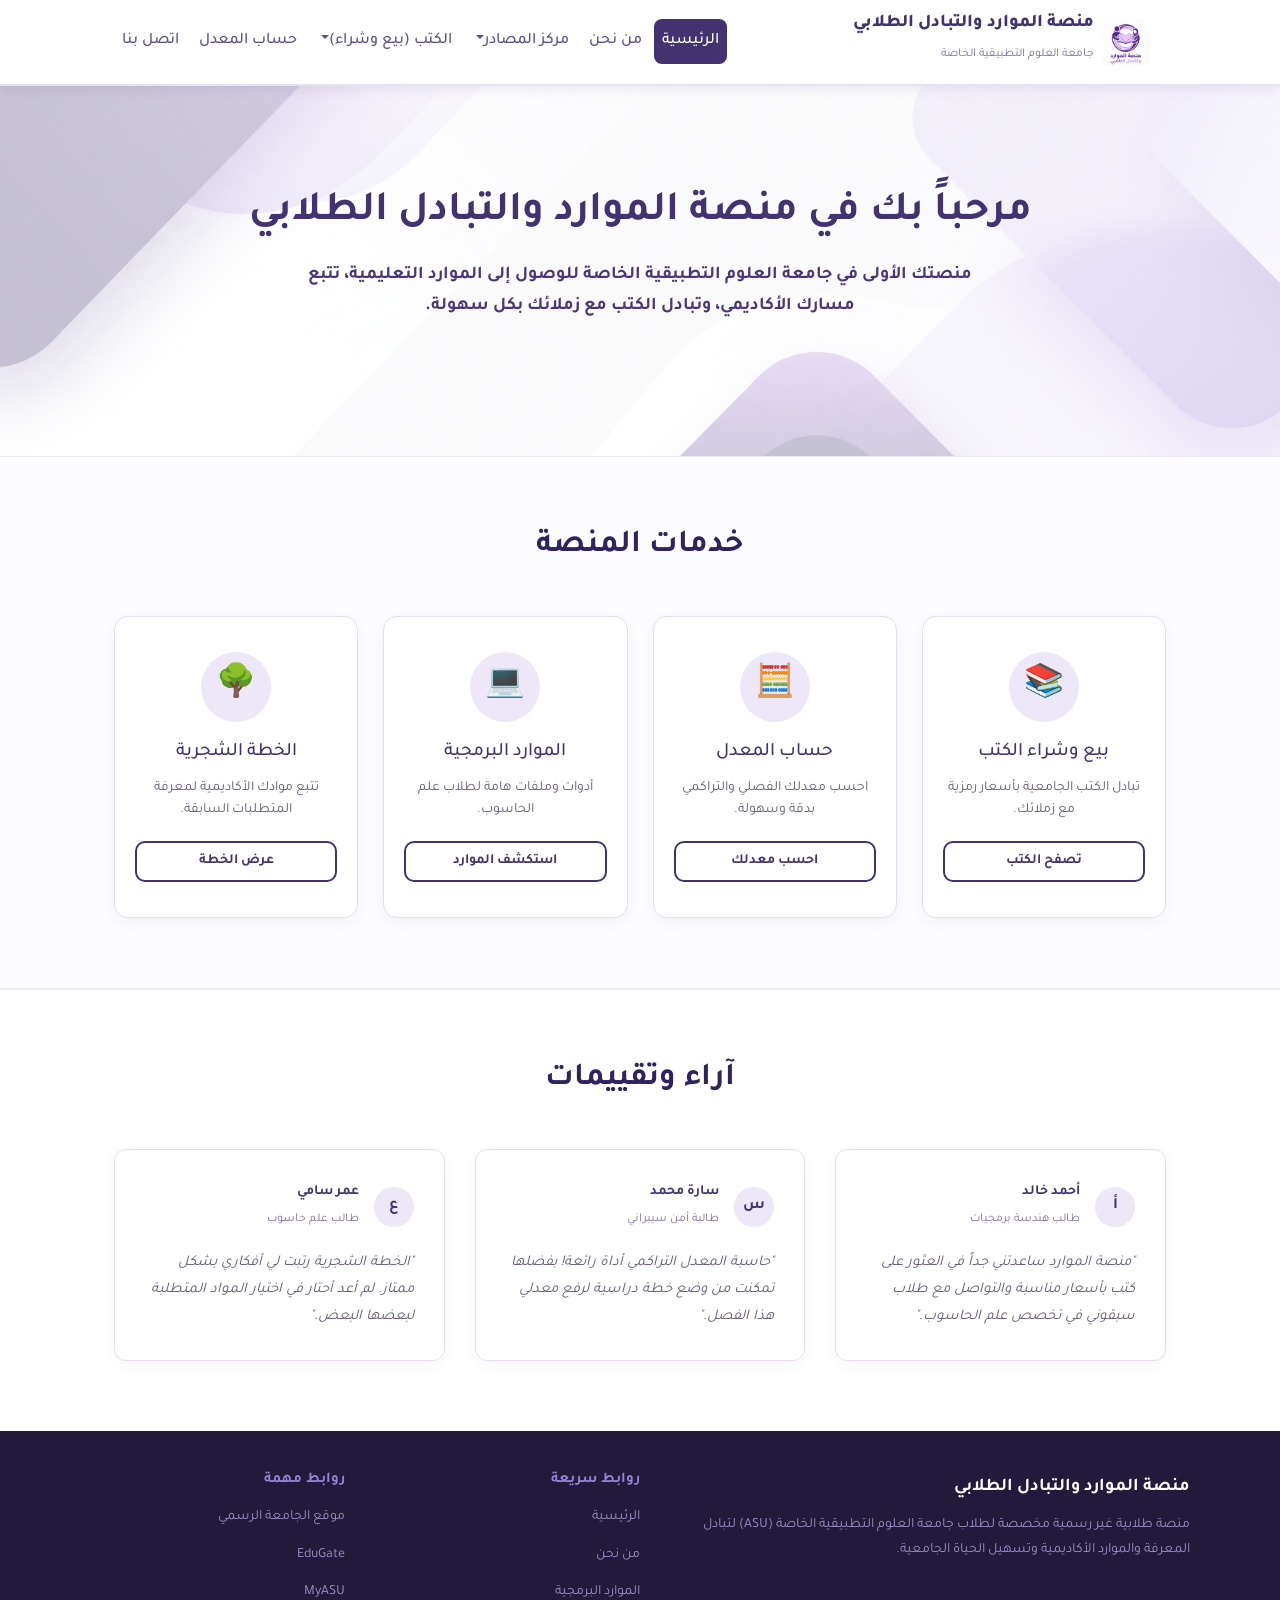
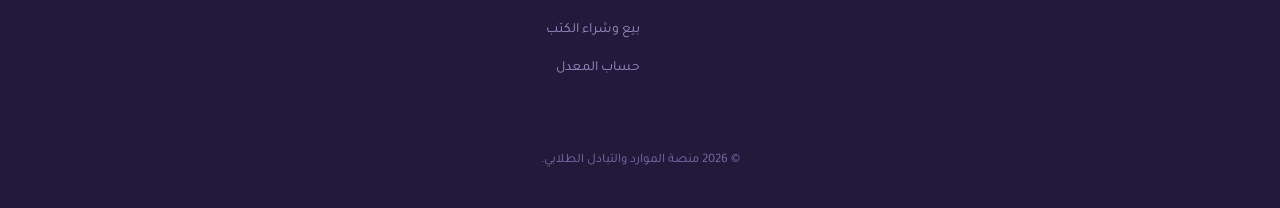
<file: index.html>
﻿ <!DOCTYPE html>
<html lang="ar" dir="rtl">

<head>
    <meta charset="UTF-8">
    <meta name="viewport" content="width=device-width, initial-scale=1.0">
    <title> الصفحة الرئيسية | منصة الموارد الطلابية </title>
    
    <link rel="stylesheet" href="https://cdn.jsdelivr.net/npm/bootstrap@5.3.3/dist/css/bootstrap.min.css">
    <link rel="stylesheet" href="styles.css">
    </style>
</head>

<body>
    <nav class="navbar navbar-expand-lg" style="background:#ffffff; border-bottom:2px solid #e6e2f4; box-shadow:0 2px 12px rgba(67,50,112,0.1); position:sticky; top:0; z-index:1000;">
    <div class="container-fluid" style="max-width:1100px; margin:0 auto; padding:0 24px;">
        <a class="navbar-brand d-flex align-items-center gap-2" href="index.html">
            <img src="images/logo.jpg" alt="Logo" style="height:48px; border-radius:8px;">
            <div>
                <span style="font-size:18px; font-weight:800; color:#433270; display:block; line-height:1.2;">منصة الموارد والتبادل الطلابي</span>
                <span style="font-size:12px; color:#7b6ba5;">جامعة العلوم التطبيقية الخاصة</span>
            </div>
        </a>
        <button class="navbar-toggler" type="button" data-bs-toggle="collapse" data-bs-target="#mainNav" aria-controls="mainNav" aria-expanded="false" aria-label="Toggle navigation" style="border-color:#433270;">
            <span class="navbar-toggler-icon" style="background-image:url(&quot;data:image/svg+xml,%3csvg xmlns='http://www.w3.org/2000/svg' viewBox='0 0 30 30'%3e%3cpath stroke='%23433270' stroke-linecap='round' stroke-miterlimit='10' stroke-width='2' d='M4 7h22M4 15h22M4 23h22'/%3e%3c/svg%3e&quot;);"></span>
        </button>
        <div class="collapse navbar-collapse" id="mainNav">
            <ul class="navbar-nav me-auto mb-2 mb-lg-0" style="gap:4px;">
                <li class="nav-item"><a class="nav-link" style="background:#433270; color:#fff; border-radius:8px; font-weight:500;" href="index.html">الرئيسية</a></li>
                <li class="nav-item"><a class="nav-link" style="color:#5c4d8c; border-radius:8px; font-weight:500;" href="about.html">من نحن</a></li>
                <li class="nav-item dropdown">
                    <a class="nav-link dropdown-toggle" style="color:#5c4d8c; border-radius:8px; font-weight:500;" href="#" role="button" data-bs-toggle="dropdown" aria-expanded="false">مركز المصادر</a>
                    <ul class="dropdown-menu dropdown-menu-end" style="border:1px solid #e6e2f4; border-radius:10px; box-shadow:0 8px 20px rgba(67,50,112,0.15);">
                        <li><a class="dropdown-item" style="color:#5c4d8c;" href="curriculum.html">الخطة الشجرية لعلم الحاسوب</a></li>
                        <li><a class="dropdown-item" style="color:#5c4d8c;" href="Resource.html">الموارد البرمجية</a></li>
                    </ul>
                </li>                <li class="nav-item dropdown">
                    <a class="nav-link dropdown-toggle"  style="color:#5c4d8c; border-radius:8px; font-weight:500;"  href="#" role="button" data-bs-toggle="dropdown" aria-expanded="false">الكتب (بيع وشراء)</a>
                    <ul class="dropdown-menu dropdown-menu-end" style="border:1px solid #e6e2f4; border-radius:10px; box-shadow:0 8px 20px rgba(67,50,112,0.15);">
                        <li><a class="dropdown-item" style="color:#5c4d8c;" href="services.html">تصفح الكتب المتاحة</a></li>
                        <li><a class="dropdown-item" style="color:#5c4d8c;" href="sell-book.html">اعرض كتابك للبيع</a></li>
                    </ul>
                </li>
                <li class="nav-item"><a class="nav-link" style="color:#5c4d8c; border-radius:8px; font-weight:500;" href="gpa-calculator.html">حساب المعدل</a></li>
                <li class="nav-item"><a class="nav-link" style="color:#5c4d8c; border-radius:8px; font-weight:500;" href="contact.html">اتصل بنا</a></li>
            </ul>
        </div>
    </div>
</nav>

    <section class="hero-section"
        style="padding: 100px 0; background-image: url('images/index background.jpg'); background-size: cover; background-position: center; position: relative;">
        <div
            style="position: absolute; top: 0; left: 0; right: 0; bottom: 0; background: rgba(255, 255, 255, 0.7); z-index: 1;">
        </div>
        <div class="container" style="text-align: center; position: relative; z-index: 2;">
            <h1 style="color: #433270; font-size: 42px; font-weight: bold; margin-bottom: 20px; line-height: 1.3;">
                مرحباً بك في منصة الموارد والتبادل الطلابي</h1>
            <p
                style="color: #4b3478; font-size: 18px; max-width: 700px; margin: 0 auto 35px; line-height: 1.7; font-weight: 600;">
                منصتك الأولى في جامعة العلوم التطبيقية الخاصة للوصول إلى الموارد التعليمية، تتبع مسارك الأكاديمي، وتبادل
                الكتب مع زملائك بكل سهولة.
            </p>

        </div>
    </section>

    <section
        style="background-color: #fcfbfe; padding: 70px 0; border-top: 1px solid #eee9f5; border-bottom: 1px solid #eee9f5;">
        <div class="container">
            <h2 style="text-align: center; color: #30225f; font-size: 32px; font-weight: bold; margin-bottom: 50px;">
                خدمات المنصة</h2>
            <div style="display: grid; grid-template-columns: repeat(auto-fit, minmax(240px, 1fr)); gap: 25px;">
                <div class="card"
                    style="text-align: center; padding: 35px 20px; border: 1px solid #e6deef; box-shadow: 0 4px 15px rgba(67,50,112,0.05); transition: transform 0.3s ease;">
                    <div
                        style="width: 70px; height: 70px; background-color: #eee7f7; color: #433270; border-radius: 50%; display: flex; align-items: center; justify-content: center; font-size: 32px; margin: 0 auto 20px;">
                        📚</div>
                    <h3 style="color: #433270; font-size: 19px; margin-bottom: 12px;">بيع وشراء الكتب</h3>
                    <p style="color: #665a7d; font-size: 14px; margin-bottom: 20px; line-height: 1.6;">تبادل الكتب
                        الجامعية بأسعار رمزية مع زملائك.</p>
                    <a href="services.html" class="btn btn-outline"
                        style="padding: 8px 18px; font-size: 14px; width: 100%;">تصفح الكتب</a>
                </div>
                <div class="card"
                    style="text-align: center; padding: 35px 20px; border: 1px solid #e6deef; box-shadow: 0 4px 15px rgba(67,50,112,0.05); transition: transform 0.3s ease;">
                    <div
                        style="width: 70px; height: 70px; background-color: #eee7f7; color: #433270; border-radius: 50%; display: flex; align-items: center; justify-content: center; font-size: 32px; margin: 0 auto 20px;">
                        🧮</div>
                    <h3 style="color: #433270; font-size: 19px; margin-bottom: 12px;">حساب المعدل</h3>
                    <p style="color: #665a7d; font-size: 14px; margin-bottom: 20px; line-height: 1.6;">احسب معدلك الفصلي
                        والتراكمي بدقة وسهولة.</p>
                    <a href="gpa-calculator.html" class="btn btn-outline"
                        style="padding: 8px 18px; font-size: 14px; width: 100%;">احسب معدلك</a>
                </div>
                <div class="card"
                    style="text-align: center; padding: 35px 20px; border: 1px solid #e6deef; box-shadow: 0 4px 15px rgba(67,50,112,0.05); transition: transform 0.3s ease;">
                    <div
                        style="width: 70px; height: 70px; background-color: #eee7f7; color: #433270; border-radius: 50%; display: flex; align-items: center; justify-content: center; font-size: 32px; margin: 0 auto 20px;">
                        💻</div>
                    <h3 style="color: #433270; font-size: 19px; margin-bottom: 12px;">الموارد البرمجية</h3>
                    <p style="color: #665a7d; font-size: 14px; margin-bottom: 20px; line-height: 1.6;">أدوات وملفات هامة
                        لطلاب علم الحاسوب.</p>
                    <a href="Resource.html" class="btn btn-outline"
                        style="padding: 8px 18px; font-size: 14px; width: 100%;">استكشف الموارد</a>
                </div>
                <div class="card"
                    style="text-align: center; padding: 35px 20px; border: 1px solid #e6deef; box-shadow: 0 4px 15px rgba(67,50,112,0.05); transition: transform 0.3s ease;">
                    <div
                        style="width: 70px; height: 70px; background-color: #eee7f7; color: #433270; border-radius: 50%; display: flex; align-items: center; justify-content: center; font-size: 32px; margin: 0 auto 20px;">
                        🌳</div>
                    <h3 style="color: #433270; font-size: 19px; margin-bottom: 12px;">الخطة الشجرية</h3>
                    <p style="color: #665a7d; font-size: 14px; margin-bottom: 20px; line-height: 1.6;">تتبع موادك
                        الأكاديمية لمعرفة المتطلبات السابقة.</p>
                    <a href="curriculum.html" class="btn btn-outline"
                        style="padding: 8px 18px; font-size: 14px; width: 100%;">عرض الخطة</a>
                </div>
            </div>
        </div>
    </section>

    
    <section style="background-color: #fff; padding: 70px 0; border-top: 1px solid #eee9f5;">
        <div class="container">
            <h2 style="text-align: center; color: #30225f; font-size: 32px; font-weight: bold; margin-bottom: 50px;">
                آراء وتقييمات</h2>
            <div class="grid-3"
                style="display: grid; grid-template-columns: repeat(auto-fit, minmax(280px, 1fr)); gap: 30px;">
                
                <div class="card"
                    style="padding: 30px; border: 1px solid #e6deef; border-radius: 12px; box-shadow: 0 4px 15px rgba(67,50,112,0.05);">
                    <div style="display: flex; align-items: center; gap: 15px; margin-bottom: 15px;">
                        <div
                            style="width: 40px; height: 40px; background-color: #eee7f7; border-radius: 50%; display: flex; align-items: center; justify-content: center; font-weight: bold; color: #433270;">
                            أ</div>
                        <div>
                            <strong style="color: #433270; display: block; font-size: 14px;">أحمد خالد</strong>
                            <span style="color: #7d6caa; font-size: 12px;">طالب هندسة برمجيات</span>
                        </div>
                    </div>
                    <p style="color: #665a7d; font-size: 15px; margin-bottom: 0; font-style: italic;">"منصة الموارد
                        ساعدتني جداً في العثور على كتب بأسعار مناسبة والتواصل مع طلاب سبقوني في تخصص علم الحاسوب."</p>
                </div>
                
                <div class="card"
                    style="padding: 30px; border: 1px solid #e6deef; border-radius: 12px; box-shadow: 0 4px 15px rgba(67,50,112,0.05);">
                    <div style="display: flex; align-items: center; gap: 15px; margin-bottom: 15px;">
                        <div
                            style="width: 40px; height: 40px; background-color: #eee7f7; border-radius: 50%; display: flex; align-items: center; justify-content: center; font-weight: bold; color: #433270;">
                            س</div>
                        <div>
                            <strong style="color: #433270; display: block; font-size: 14px;">سارة محمد</strong>
                            <span style="color: #7d6caa; font-size: 12px;">طالبة أمن سيبراني</span>
                        </div>
                    </div>
                    <p style="color: #665a7d; font-size: 15px; margin-bottom: 0; font-style: italic;">"حاسبة المعدل
                        التراكمي أداة رائعة! بفضلها تمكنت من وضع خطة دراسية لرفع معدلي هذا الفصل."</p>
                </div>
                
                <div class="card"
                    style="padding: 30px; border: 1px solid #e6deef; border-radius: 12px; box-shadow: 0 4px 15px rgba(67,50,112,0.05);">
                    <div style="display: flex; align-items: center; gap: 15px; margin-bottom: 15px;">
                        <div
                            style="width: 40px; height: 40px; background-color: #eee7f7; border-radius: 50%; display: flex; align-items: center; justify-content: center; font-weight: bold; color: #433270;">
                            ع</div>
                        <div>
                            <strong style="color: #433270; display: block; font-size: 14px;">عمر سامي</strong>
                            <span style="color: #7d6caa; font-size: 12px;">طالب علم حاسوب</span>
                        </div>
                    </div>
                    <p style="color: #665a7d; font-size: 15px; margin-bottom: 0; font-style: italic;">"الخطة الشجرية
                        رتبت لي أفكاري بشكل ممتاز. لم أعد أحتار في اختيار المواد المتطلبة لبعضها البعض."</p>
                </div>
            </div>
        </div>
    </section>

    <style>
        .card:hover {
            transform: translateY(-5px);
        }
    </style>

    <footer>
        <div class="footer-inner">
            <div class="footer-brand">
                <strong>منصة الموارد والتبادل الطلابي</strong>
                <p>منصة طلابية غير رسمية مخصصة لطلاب جامعة العلوم التطبيقية الخاصة (ASU) لتبادل المعرفة والموارد
                    الأكاديمية وتسهيل الحياة الجامعية.</p>
            </div>
            <div class="footer-col">
                <h4>روابط سريعة</h4>
                <ul>
                    <li><a href="index.html" class="active">الرئيسية</a></li>
                    <li><a href="about.html">من نحن</a></li>
                    <li><a href="Resource.html">الموارد البرمجية</a></li>
                    <li><a href="services.html">بيع وشراء الكتب</a></li>
                    <li><a href="gpa-calculator.html">حساب المعدل</a></li>
                </ul>
            </div>
            <div class="footer-col">
                <h4>روابط مهمة</h4>
                <ul>

                    <li><a href="https://asu.edu.jo/en/Pages/default.aspx">موقع الجامعة الرسمي </a></li>
                    <li><a href="https://edugate.asu.edu.jo">EduGate</a></li>
                    <li><a href="https://my.asu.edu.jo">MyASU</a></li>
                </ul>
            </div>
        </div>
        <div class="footer-bottom">
            <p>&copy; 2026 منصة الموارد والتبادل الطلابي.</p>
        </div>
    </footer>
    
    <script src="https://cdn.jsdelivr.net/npm/bootstrap@5.3.3/dist/js/bootstrap.bundle.min.js"></script>
</body>

</html>
</file>
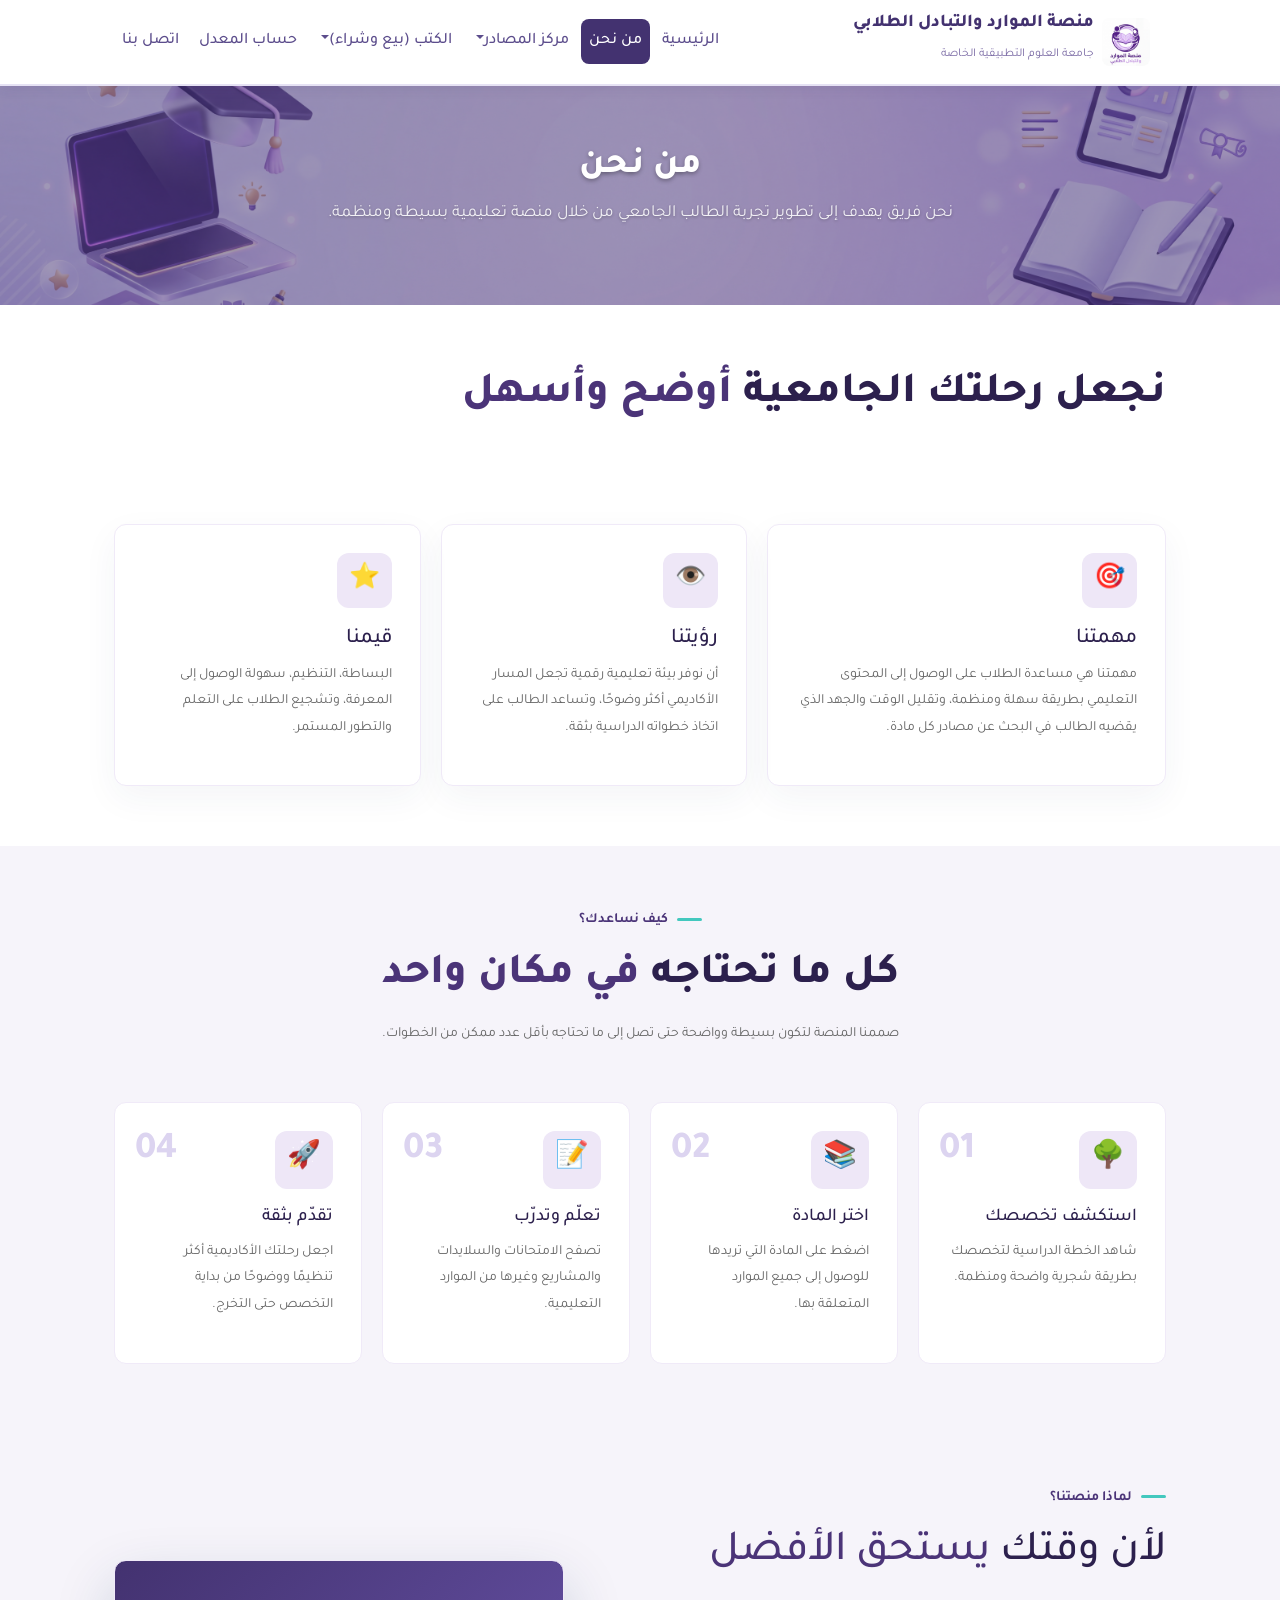
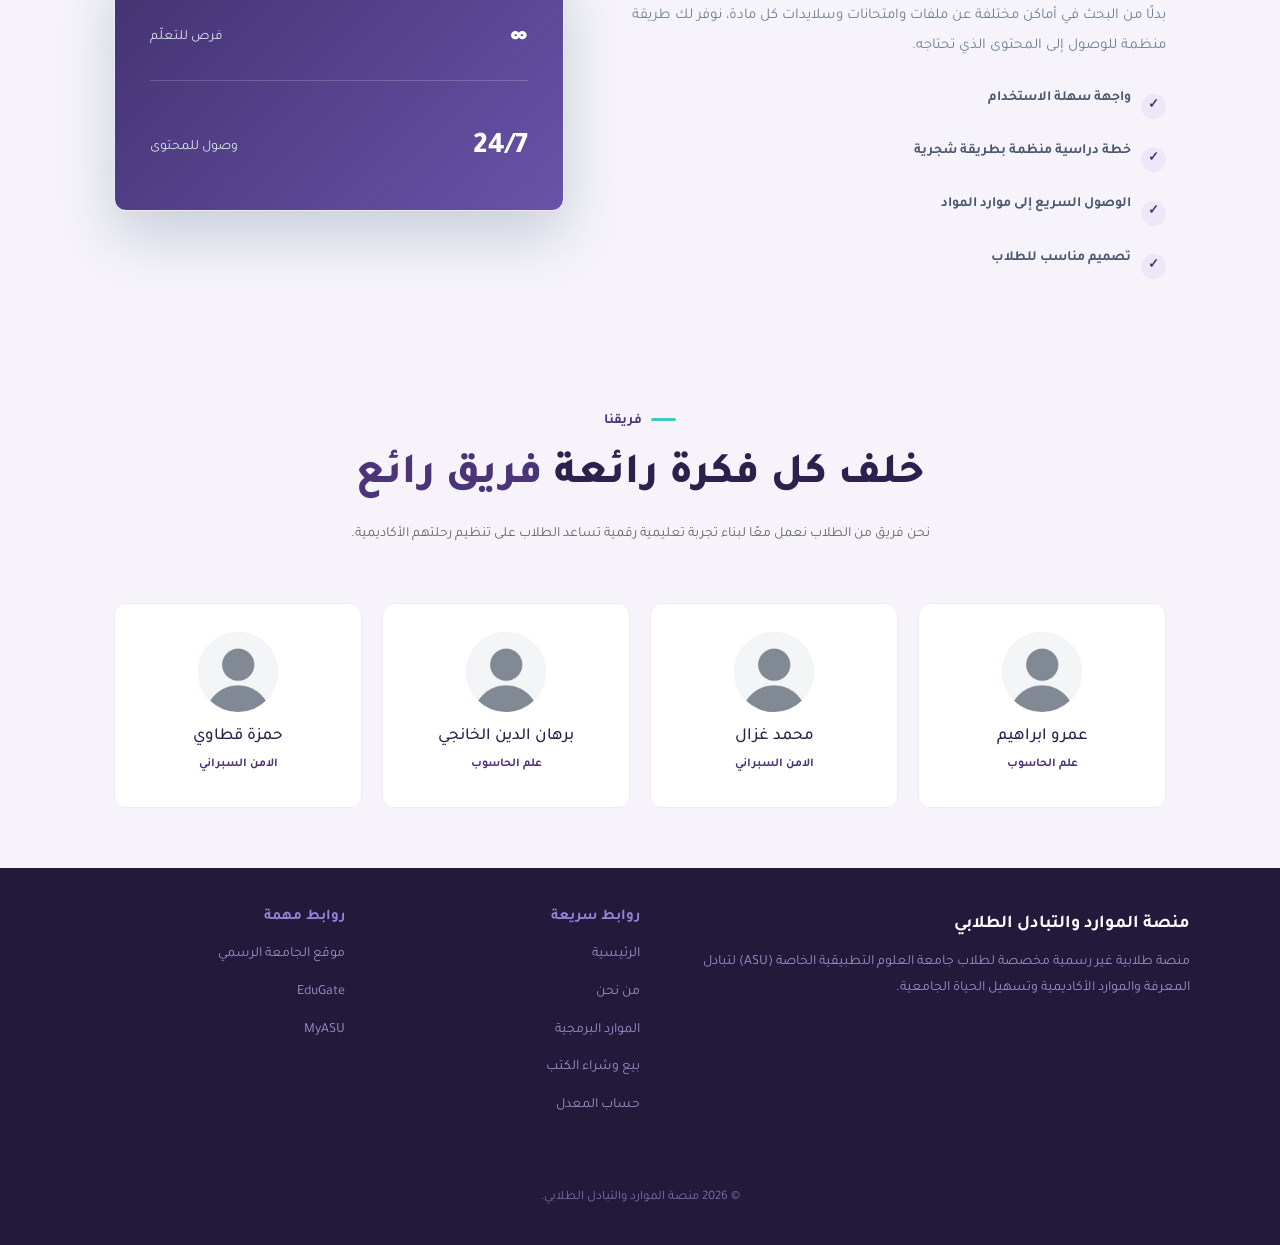
<file: about.html>
﻿<!DOCTYPE html>
<html lang="ar" dir="rtl">
<head>
    <meta charset="UTF-8">
    <meta name="viewport" content="width=device-width, initial-scale=1.0">
    <title > من نحن | منصة الموارد الطلابية </title>

    
        
    <link rel="stylesheet" href="https://cdn.jsdelivr.net/npm/bootstrap@5.3.3/dist/css/bootstrap.min.css">
    <link rel="stylesheet" href="styles.css">
    <style>
        .about-grid, .features-grid, .team-grid { display: grid; gap: 20px; }
        .about-grid { grid-template-columns: 1.3fr 1fr 1fr; }
        .features-grid, .team-grid { grid-template-columns: repeat(4, 1fr); }
        .about-card, .feature-card, .team-card, .stats-box, .cta-box { background: #fff; border: 1px solid #f0eaf8; border-radius: 12px; }
        .about-card, .feature-card, .team-card { padding: 28px; transition: transform .3s, box-shadow .3s; }
        .about-card:hover, .feature-card:hover, .team-card:hover { transform: translateY(-5px); box-shadow: 0 12px 30px rgba(67,50,112,.12); }
        .large-card { background: #f6f4fa; }
        .card-icon, .feature-icon, .member-avatar { display:flex; align-items:center; justify-content:center; }
        .card-icon { width:55px;height:55px;border-radius:12px;margin-bottom:18px;font-size:25px;background:#eee7f7; }
        .about-card h3,.feature-card h3,.team-card h3 { color:#2c204d; }
        .about-card p,.feature-card p,.team-card p,.section-heading p { color:#666; font-size:14px; line-height:1.9; }
        .feature-number { color:#dcd4f0; font-size:38px; font-weight:800; margin-bottom:8px; }
        .feature-icon { width:58px;height:58px;border-radius:12px;background:#eee7f7;font-size:27px;margin-bottom:18px; }
        .section-label { color:#4b3478; font-weight:700; }
        .section-heading h2,.why-text h2 { color:#2c204d; }
        .section-heading h2 span,.why-text h2 span { color:#4b3478; }
        .why-section,.team-section,.features-section { background:#f6f4fa; }
        .why-content { display:grid;grid-template-columns:1fr .8fr;gap:40px;align-items:center; }
        .check-list { display:grid;gap:12px;margin-top:20px; }
        .check-item { display:flex;align-items:center;gap:10px; }
        .check-item span { width:25px;height:25px;border-radius:50%;background:#eee7f7;color:#4b3478;display:flex;align-items:center;justify-content:center;font-weight:800; }
        .stats-box { background:linear-gradient(135deg,#433270,#6853a8);padding:35px;color:#fff; }
        .stat { display:flex;justify-content:space-between;align-items:center;padding:15px 0;border-bottom:1px solid rgba(255,255,255,.18); }
        .stat:last-child { border-bottom:0; }
        .stat strong { color:#fff;font-size:30px; }
        .member-avatar { width:80px;height:80px;border-radius:50%;background:#eee7f7;margin:0 auto 15px;font-size:36px; }
        .team-card { text-align:center; }
        .team-card > span { color:#4b3478;font-size:12px;font-weight:700; }
        .cta-section { background:#f6f4fa;padding:30px 0 70px; }
        .cta-box { background:linear-gradient(135deg,#433270,#6853a8);padding:40px;color:#fff;display:flex;justify-content:space-between;align-items:center;gap:25px; }
        .cta-small { color:#e4dcf3;font-size:13px;font-weight:700; }
        .cta-box h2 { margin:6px 0;color:#fff; }
        .cta-box h2 span { color:#ddd1f5; }
        .cta-box p { color:#eee8f6;font-size:14px; }
        .cta-button { background:#fff;color:#433270;padding:12px 24px;border-radius:8px;font-weight:800;display:inline-flex;gap:10px; }
        @media(max-width:992px){.features-grid,.team-grid{grid-template-columns:repeat(2,1fr)}.why-content{grid-template-columns:1fr}.about-grid{grid-template-columns:1fr}}
        @media(max-width:768px){.features-grid,.team-grid{grid-template-columns:1fr}.cta-box{flex-direction:column;align-items:flex-start}.nav-links{flex-wrap:wrap;justify-content:center}}
    </style>
</head>

<body>
  <nav class="navbar navbar-expand-lg" style="background:#ffffff; border-bottom:2px solid #e6e2f4; box-shadow:0 2px 12px rgba(67,50,112,0.1); position:sticky; top:0; z-index:1000;">
    <div class="container-fluid" style="max-width:1100px; margin:0 auto; padding:0 24px;">
        <a class="navbar-brand d-flex align-items-center gap-2" href="index.html">
            <img src="images/logo.jpg" alt="Logo" style="height:48px; border-radius:8px;">
            <div>
                <span style="font-size:18px; font-weight:800; color:#433270; display:block; line-height:1.2;">منصة الموارد والتبادل الطلابي</span>
                <span style="font-size:12px; color:#7b6ba5;">جامعة العلوم التطبيقية الخاصة</span>
            </div>
        </a>
        <button class="navbar-toggler" type="button" data-bs-toggle="collapse" data-bs-target="#mainNav" aria-controls="mainNav" aria-expanded="false" aria-label="Toggle navigation" style="border-color:#433270;">
            <span class="navbar-toggler-icon" style="background-image:url(&quot;data:image/svg+xml,%3csvg xmlns='http://www.w3.org/2000/svg' viewBox='0 0 30 30'%3e%3cpath stroke='%23433270' stroke-linecap='round' stroke-miterlimit='10' stroke-width='2' d='M4 7h22M4 15h22M4 23h22'/%3e%3c/svg%3e&quot;);"></span>
        </button>
        <div class="collapse navbar-collapse" id="mainNav">
            <ul class="navbar-nav me-auto mb-2 mb-lg-0" style="gap:4px;">
                <li class="nav-item"><a class="nav-link" style="color:#5c4d8c; border-radius:8px; font-weight:500;" href="index.html">الرئيسية</a></li>
                <li class="nav-item"><a class="nav-link" style="background:#433270; color:#fff; border-radius:8px; font-weight:500;" href="about.html">من نحن</a></li>
                <li class="nav-item dropdown">
                    <a class="nav-link dropdown-toggle" style="color:#5c4d8c; border-radius:8px; font-weight:500;" href="#" role="button" data-bs-toggle="dropdown" aria-expanded="false">مركز المصادر</a>
                    <ul class="dropdown-menu dropdown-menu-end" style="border:1px solid #e6e2f4; border-radius:10px; box-shadow:0 8px 20px rgba(67,50,112,0.15);">
                        <li><a class="dropdown-item" style="color:#5c4d8c;" href="curriculum.html">الخطة الشجرية لعلم الحاسوب</a></li>
                        <li><a class="dropdown-item" style="color:#5c4d8c;" href="Resource.html">الموارد البرمجية</a></li>
                    </ul>
                </li>                <li class="nav-item dropdown">
                    <a class="nav-link dropdown-toggle"  style="color:#5c4d8c; border-radius:8px; font-weight:500;"  href="#" role="button" data-bs-toggle="dropdown" aria-expanded="false">الكتب (بيع وشراء)</a>
                    <ul class="dropdown-menu dropdown-menu-end" style="border:1px solid #e6e2f4; border-radius:10px; box-shadow:0 8px 20px rgba(67,50,112,0.15);">
                        <li><a class="dropdown-item" style="color:#5c4d8c;" href="services.html">تصفح الكتب المتاحة</a></li>
                        <li><a class="dropdown-item" style="color:#5c4d8c;" href="sell-book.html">اعرض كتابك للبيع</a></li>
                    </ul>
                </li>
                <li class="nav-item"><a class="nav-link" style="color:#5c4d8c; border-radius:8px; font-weight:500;" href="gpa-calculator.html">حساب المعدل</a></li>
                <li class="nav-item"><a class="nav-link" style="color:#5c4d8c; border-radius:8px; font-weight:500;" href="contact.html">اتصل بنا</a></li>
            </ul>
        </div>
    </div>
</nav>
    

    <div class="page-header" style="background-image: url('images/about.jpg'); background-size: cover; background-position: center; position: relative;">
        <div style="position: absolute; top: 0; left: 0; right: 0; bottom: 0; background: rgba(67, 50, 112, 0.5); z-index: 1;"></div>
        <div style="position: relative; z-index: 2;">
            <h1 style="text-shadow: 0 2px 4px rgba(0,0,0,0.3);">من نحن</h1>
            <p style="text-shadow: 0 1px 3px rgba(0,0,0,0.3);">نحن فريق يهدف إلى تطوير تجربة الطالب الجامعي من خلال منصة تعليمية بسيطة ومنظمة.</p>
        </div>
    </div>

    
    <section class="about-section" id="about">

        <div class="container">

            <div class="section-heading">

                <h2>
                    نجعل رحلتك الجامعية
                    <span>أوضح وأسهل</span>
                </h2>
                <br>
            </div>


            <div class="about-grid">

                <div class="about-card">

                    <div class="card-icon mission-icon">
                        🎯
                    </div>

                    <h3>مهمتنا</h3>

                    <p>
                        مهمتنا هي مساعدة الطلاب على الوصول إلى المحتوى
                        التعليمي بطريقة سهلة ومنظمة، وتقليل الوقت والجهد
                        الذي يقضيه الطالب في البحث عن مصادر كل مادة.
                    </p>

                </div>


                <div class="about-card">

                    <div class="card-icon vision-icon">
                        👁️
                    </div>

                    <h3>رؤيتنا</h3>

                    <p>
                        أن نوفر بيئة تعليمية رقمية تجعل المسار الأكاديمي
                        أكثر وضوحًا، وتساعد الطالب على اتخاذ خطواته
                        الدراسية بثقة.
                    </p>

                </div>


                <div class="about-card">

                    <div class="card-icon values-icon">
                        ⭐
                    </div>

                    <h3>قيمنا</h3>

                    <p>
                        البساطة، التنظيم، سهولة الوصول إلى المعرفة،
                        وتشجيع الطلاب على التعلم والتطور المستمر.
                    </p>

                </div>

            </div>

        </div>
    </section>


    
    <section class="features-section">

        <div class="container">

            <div class="section-heading center">

                <span class="section-label">كيف نساعدك؟</span>

                <h2>
                    كل ما تحتاجه
                    <span>في مكان واحد</span>
                </h2>

                <p>
                    صممنا المنصة لتكون بسيطة وواضحة حتى تصل إلى ما تحتاجه
                    بأقل عدد ممكن من الخطوات.
                </p>

            </div>


            <div class="features-grid">

                <div class="feature-card">

                    <div class="feature-number">01</div>

                    <div class="feature-icon">🌳</div>

                    <h3>استكشف تخصصك</h3>

                    <p>
                        شاهد الخطة الدراسية لتخصصك بطريقة شجرية
                        واضحة ومنظمة.
                    </p>

                </div>


                <div class="feature-card">

                    <div class="feature-number">02</div>

                    <div class="feature-icon">📚</div>

                    <h3>اختر المادة</h3>

                    <p>
                        اضغط على المادة التي تريدها للوصول إلى
                        جميع الموارد المتعلقة بها.
                    </p>

                </div>


                <div class="feature-card">

                    <div class="feature-number">03</div>

                    <div class="feature-icon">📝</div>

                    <h3>تعلّم وتدرّب</h3>

                    <p>
                        تصفح الامتحانات والسلايدات والمشاريع
                        وغيرها من الموارد التعليمية.
                    </p>

                </div>


                <div class="feature-card">

                    <div class="feature-number">04</div>

                    <div class="feature-icon">🚀</div>

                    <h3>تقدّم بثقة</h3>

                    <p>
                        اجعل رحلتك الأكاديمية أكثر تنظيمًا ووضوحًا
                        من بداية التخصص حتى التخرج.
                    </p>

                </div>

            </div>

        </div>

    </section>


    
    <section class="why-section">

        <div class="container why-content">

            <div class="why-text">

                <span class="section-label">لماذا منصتنا؟</span>

                <h2>
                    لأن وقتك
                    <span>يستحق الأفضل</span>
                </h2>

                <p>
                    بدلًا من البحث في أماكن مختلفة عن ملفات وامتحانات
                    وسلايدات كل مادة، نوفر لك طريقة منظمة للوصول إلى
                    المحتوى الذي تحتاجه.
                </p>

                <div class="check-list">

                    <div class="check-item">
                        <span>✓</span>
                        <p>واجهة سهلة الاستخدام</p>
                    </div>

                    <div class="check-item">
                        <span>✓</span>
                        <p>خطة دراسية منظمة بطريقة شجرية</p>
                    </div>

                    <div class="check-item">
                        <span>✓</span>
                        <p>الوصول السريع إلى موارد المواد</p>
                    </div>

                    <div class="check-item">
                        <span>✓</span>
                        <p>تصميم مناسب للطلاب</p>
                    </div>

                </div>

            </div>


            <div class="stats-box">



                <div class="stat">
                    <strong>∞</strong>
                    <span>فرص للتعلّم</span>
                </div>

                <div class="stat">
                    <strong>24/7</strong>
                    <span>وصول للمحتوى</span>
                </div>

            </div>

        </div>

    </section>


    
    <section class="team-section">

        <div class="container">

            <div class="section-heading center">

                <span class="section-label">فريقنا</span>

                <h2>
                    خلف كل فكرة رائعة
                    <span>فريق رائع</span>
                </h2>

                <p>
                    نحن فريق من الطلاب نعمل معًا لبناء تجربة تعليمية
                    رقمية تساعد الطلاب على تنظيم رحلتهم الأكاديمية.
                </p>

            </div>


            <div class="team-grid">

                
                <div class="team-card">

                    <div class="member-avatar"><img src="images/pfp.jpg" alt="Member" style="width: 100%; height: 100%; border-radius: 50%; object-fit: cover;"></div>

                    <h3>عمرو ابراهيم</h3>

                    <span>علم الحاسوب</span>

                </div>


                
                <div class="team-card">

                    <div class="member-avatar"><img src="images/pfp.jpg" alt="Member" style="width: 100%; height: 100%; border-radius: 50%; object-fit: cover;"></div>

                    <h3>محمد غزال</h3>

                    <span>الامن السبراني</span>

                </div>


                
                <div class="team-card">

                    <div class="member-avatar"><img src="images/pfp.jpg" alt="Member" style="width: 100%; height: 100%; border-radius: 50%; object-fit: cover;"></div>

                    <h3>برهان الدين الخانجي</h3>

                    <span>علم الحاسوب</span>

                </div>


                
                <div class="team-card">

                    <div class="member-avatar"><img src="images/pfp.jpg" alt="Member" style="width: 100%; height: 100%; border-radius: 50%; object-fit: cover;"></div>

                    <h3>حمزة قطاوي</h3>

                    <span>الامن السبراني</span>

                </div>

            </div>

        </div>

    </section>


    



<footer>
    <div class="footer-inner">
        <div class="footer-brand">
            <strong>منصة الموارد والتبادل الطلابي</strong>
            <p>منصة طلابية غير رسمية مخصصة لطلاب جامعة العلوم التطبيقية الخاصة (ASU) لتبادل المعرفة والموارد الأكاديمية وتسهيل الحياة الجامعية.</p>
        </div>
        <div class="footer-col">
            <h4>روابط سريعة</h4>
            <ul>

                <li><a href="index.html">الرئيسية</a></li>
                <li><a href="about.html" class="active">من نحن</a></li>
                <li><a href="Resource.html">الموارد البرمجية</a></li>
                <li><a href="services.html">بيع وشراء الكتب</a></li>
                <li><a href="gpa-calculator.html">حساب المعدل</a></li>
            </ul>
        </div>
        <div class="footer-col">
            <h4>روابط مهمة</h4>
            <ul>
                
                <li><a href="https://asu.edu.jo/en/Pages/default.aspx">موقع الجامعة الرسمي </a></li>
                <li><a href="https://edugate.asu.edu.jo">EduGate</a></li>
                <li><a href="https://my.asu.edu.jo">MyASU</a></li>
            </ul>
        </div>
    </div>
    <div class="footer-bottom">
        <p>&copy; 2026 منصة الموارد والتبادل الطلابي.</p>
    </div>
</footer>

<script src="https://cdn.jsdelivr.net/npm/bootstrap@5.3.3/dist/js/bootstrap.bundle.min.js"></script>
</body>
</html>
</file>
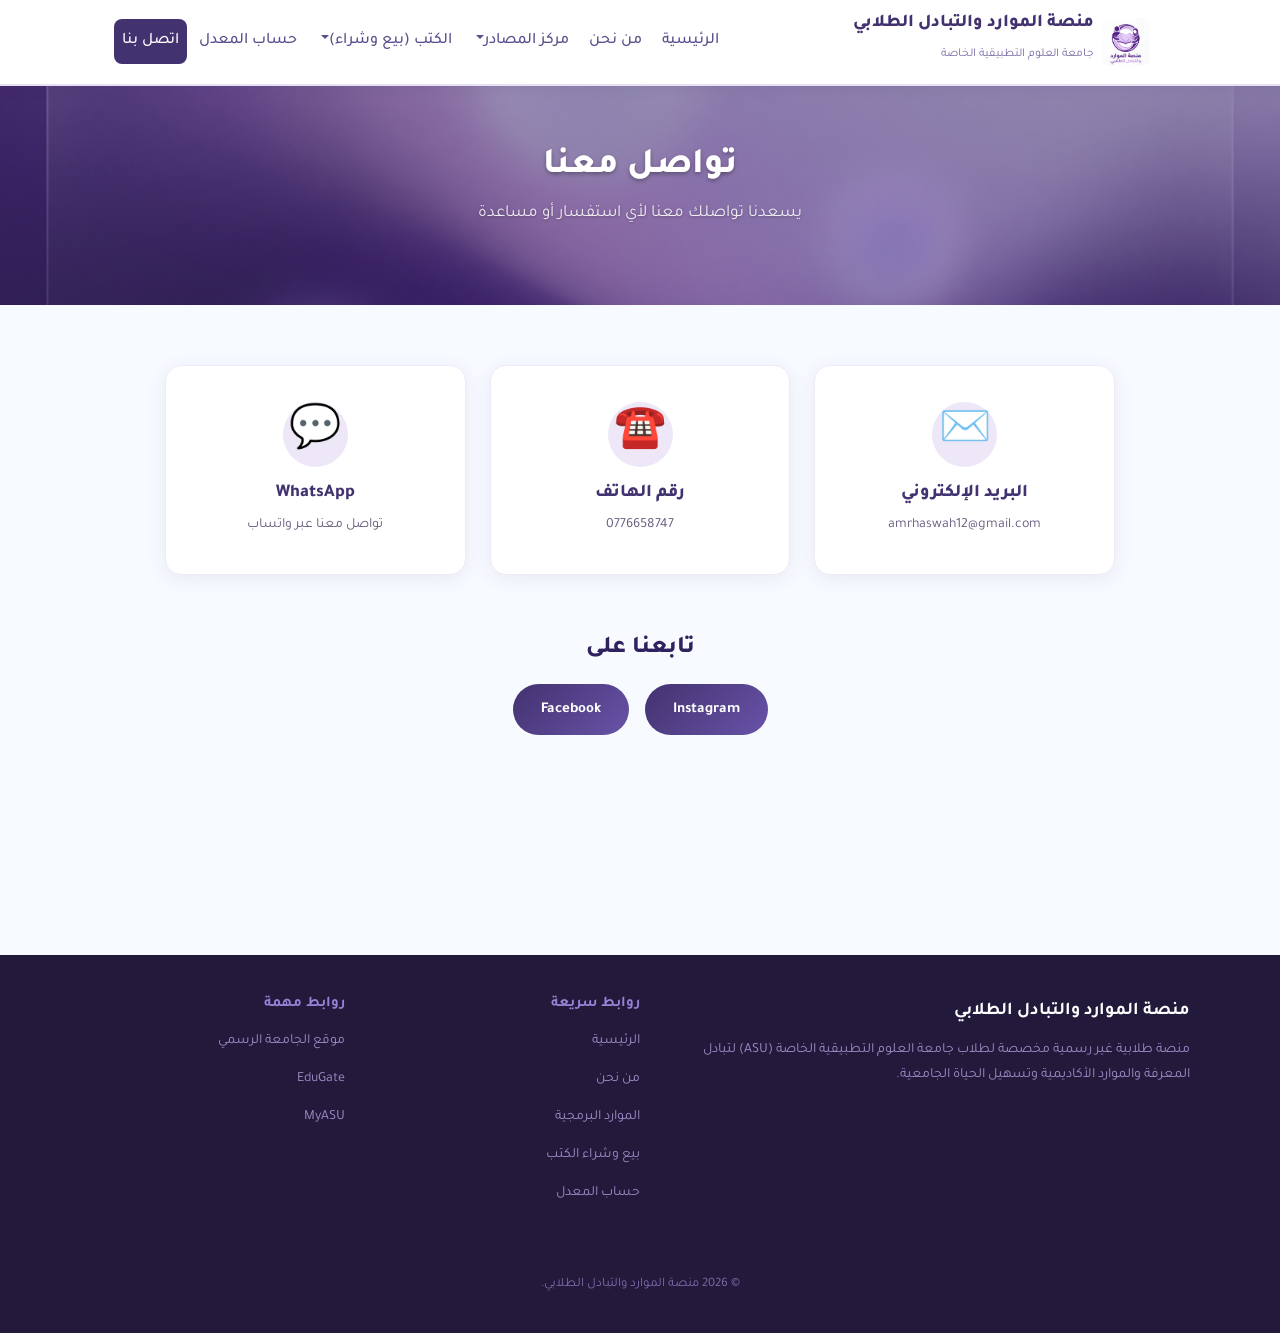
<file: contact.html>
﻿<!DOCTYPE html>
<html lang="ar" dir="rtl">
<head>
    <meta charset="UTF-8">
    <meta name="viewport" content="width=device-width, initial-scale=1.0">
    <title>تواصل معنا | منصة الموارد الطلابية</title>
    
    <link rel="stylesheet" href="https://cdn.jsdelivr.net/npm/bootstrap@5.3.3/dist/css/bootstrap.min.css">
    <link rel="stylesheet" href="styles.css">
    <style>
        .contact-page {
            padding: 60px 0;
        }
        .contact-container {
            display: grid;
            grid-template-columns: repeat(auto-fit, minmax(220px, 1fr));
            gap: 24px;
            margin-bottom: 50px;
        }
        .contact-card {
            background: #fff;
            border: 1px solid #f0eaf8;
            border-radius: 16px;
            padding: 36px 24px;
            text-align: center;
            box-shadow: 0 4px 20px rgba(67,50,112,0.08);
            transition: transform 0.3s, box-shadow 0.3s;
            text-decoration: none;
            display: block;
        }
        .contact-card:hover {
            transform: translateY(-5px);
            box-shadow: 0 12px 32px rgba(67,50,112,0.14);
        }
        .contact-card .icon {
            font-size: 42px;
            margin-bottom: 16px;
        }
        .contact-card h2 {
            color: #433270;
            font-size: 18px;
            font-weight: 800;
            margin-bottom: 8px;
        }
        .contact-card p {
            color: #665a7d;
            font-size: 14px;
            margin: 0;
        }
        .social-section {
            text-align: center;
            padding-top: 10px;
        }
        .social-section h2 {
            color: #30225f;
            font-size: 24px;
            font-weight: 800;
            margin-bottom: 20px;
        }
        .social-links {
            display: flex;
            justify-content: center;
            gap: 16px;
            flex-wrap: wrap;
        }
        .social-links a {
            background: linear-gradient(135deg, #433270, #6853a8);
            color: #fff;
            padding: 12px 28px;
            border-radius: 50px;
            font-weight: 700;
            font-size: 15px;
            text-decoration: none;
            transition: opacity 0.2s, transform 0.2s;
        }
        .social-links a:hover {
            opacity: 0.88;
            transform: translateY(-2px);
        }
    </style>
</head>
<body>

<nav class="navbar navbar-expand-lg" style="background:#ffffff; border-bottom:2px solid #e6e2f4; box-shadow:0 2px 12px rgba(67,50,112,0.1); position:sticky; top:0; z-index:1000;">
    <div class="container-fluid" style="max-width:1100px; margin:0 auto; padding:0 24px;">
        <a class="navbar-brand d-flex align-items-center gap-2" href="index.html">
            <img src="images/logo.jpg" alt="Logo" style="height:48px; border-radius:8px;">
            <div>
                <span style="font-size:18px; font-weight:800; color:#433270; display:block; line-height:1.2;">منصة الموارد والتبادل الطلابي</span>
                <span style="font-size:12px; color:#7b6ba5;">جامعة العلوم التطبيقية الخاصة</span>
            </div>
        </a>
        <button class="navbar-toggler" type="button" data-bs-toggle="collapse" data-bs-target="#mainNav" aria-controls="mainNav" aria-expanded="false" aria-label="Toggle navigation" style="border-color:#433270;">
            <span class="navbar-toggler-icon" style="background-image:url(&quot;data:image/svg+xml,%3csvg xmlns='http://www.w3.org/2000/svg' viewBox='0 0 30 30'%3e%3cpath stroke='%23433270' stroke-linecap='round' stroke-miterlimit='10' stroke-width='2' d='M4 7h22M4 15h22M4 23h22'/%3e%3c/svg%3e&quot;);"></span>
        </button>
        <div class="collapse navbar-collapse" id="mainNav">
            <ul class="navbar-nav me-auto mb-2 mb-lg-0" style="gap:4px;">
                <li class="nav-item"><a class="nav-link" style="color:#5c4d8c; border-radius:8px; font-weight:500;" href="index.html">الرئيسية</a></li>
                <li class="nav-item"><a class="nav-link" style="color:#5c4d8c; border-radius:8px; font-weight:500;" href="about.html">من نحن</a></li>
                <li class="nav-item dropdown">
                    <a class="nav-link dropdown-toggle" style="color:#5c4d8c; border-radius:8px; font-weight:500;" href="#" role="button" data-bs-toggle="dropdown" aria-expanded="false">مركز المصادر</a>
                    <ul class="dropdown-menu dropdown-menu-end" style="border:1px solid #e6e2f4; border-radius:10px; box-shadow:0 8px 20px rgba(67,50,112,0.15);">
                        <li><a class="dropdown-item" style="color:#5c4d8c;" href="curriculum.html">الخطة الشجرية لعلم الحاسوب</a></li>
                        <li><a class="dropdown-item" style="color:#5c4d8c;" href="Resource.html">الموارد البرمجية</a></li>
                    </ul>
                </li>
                <li class="nav-item dropdown">
                    <a class="nav-link dropdown-toggle"  style="color:#5c4d8c; border-radius:8px; font-weight:500;"  href="#" role="button" data-bs-toggle="dropdown" aria-expanded="false">الكتب (بيع وشراء)</a>
                    <ul class="dropdown-menu dropdown-menu-end" style="border:1px solid #e6e2f4; border-radius:10px; box-shadow:0 8px 20px rgba(67,50,112,0.15);">
                        <li><a class="dropdown-item" style="color:#5c4d8c;" href="services.html">تصفح الكتب المتاحة</a></li>
                        <li><a class="dropdown-item" style="color:#5c4d8c;" href="sell-book.html">اعرض كتابك للبيع</a></li>
                    </ul>
                </li>
                <li class="nav-item"><a class="nav-link" style="color:#5c4d8c; border-radius:8px; font-weight:500;" href="gpa-calculator.html">حساب المعدل</a></li>
                <li class="nav-item"><a class="nav-link" style="background:#433270; color:#fff; border-radius:8px; font-weight:500;" href="contact.html">اتصل بنا</a></li>
            </ul>
        </div>
    </div>
</nav>

<div class="page-header" style="background-image: url('images/contact.jpg'); background-size: cover; background-position: center; position: relative;">
    <div style="position: absolute; top: 0; left: 0; right: 0; bottom: 0; background: rgba(67, 50, 112, 0.5); z-index: 1;"></div>
    <div style="position: relative; z-index: 2;">
        <h1 style="text-shadow: 0 2px 4px rgba(0,0,0,0.3);">تواصل معنا</h1>
        <p style="text-shadow: 0 1px 3px rgba(0,0,0,0.3);">يسعدنا تواصلك معنا لأي استفسار أو مساعدة</p>
    </div>
</div>

<main>
    <div class="container contact-page">
        <div class="contact-container">

            <a href="mailto:amrhaswah12@gmail.com" class="contact-card">
                <div class="icon">✉️</div>
                <h2>البريد الإلكتروني</h2>
                <p>amrhaswah12@gmail.com</p>
            </a>

            <a href="tel:+962776658747" class="contact-card">
                <div class="icon">☎️</div>
                <h2>رقم الهاتف</h2>
                <p>0776658747</p>
            </a>

            <a href="https://wa.me/962776658747" target="_blank" class="contact-card">
                <div class="icon">💬</div>
                <h2>WhatsApp</h2>
                <p>تواصل معنا عبر واتساب</p>
            </a>

        </div>

        
        <div class="social-section">
            <h2>تابعنا على</h2>
            <div class="social-links">
                <a href="https://www.instagram.com/aspujordan/?hl=en" target="_blank">Instagram</a>
                <a href="https://www.facebook.com/ASPUJordan/" target="_blank">Facebook</a>
            </div>
        </div>
    </div>
</main>

<footer>
    <div class="footer-inner">
        <div class="footer-brand">
            <strong>منصة الموارد والتبادل الطلابي</strong>
            <p>منصة طلابية غير رسمية مخصصة لطلاب جامعة العلوم التطبيقية الخاصة (ASU) لتبادل المعرفة والموارد الأكاديمية وتسهيل الحياة الجامعية.</p>
        </div>
        <div class="footer-col">
            <h4>روابط سريعة</h4>
            <ul>
                <li><a href="index.html">الرئيسية</a></li>
                <li><a href="about.html">من نحن</a></li>
                <li><a href="Resource.html">الموارد البرمجية</a></li>
                <li><a href="services.html">بيع وشراء الكتب</a></li>
                <li><a href="gpa-calculator.html">حساب المعدل</a></li>
            </ul>
        </div>
        <div class="footer-col">
            <h4>روابط مهمة</h4>
            <ul>
                <li><a href="https://asu.edu.jo/en/Pages/default.aspx">موقع الجامعة الرسمي</a></li>
                <li><a href="https://edugate.asu.edu.jo">EduGate</a></li>
                <li><a href="https://my.asu.edu.jo">MyASU</a></li>
            </ul>
        </div>
    </div>
    <div class="footer-bottom">
        <p>&copy; 2026 منصة الموارد والتبادل الطلابي.</p>
    </div>
</footer>


<script src="https://cdn.jsdelivr.net/npm/bootstrap@5.3.3/dist/js/bootstrap.bundle.min.js"></script>
</body>
</html>
</file>
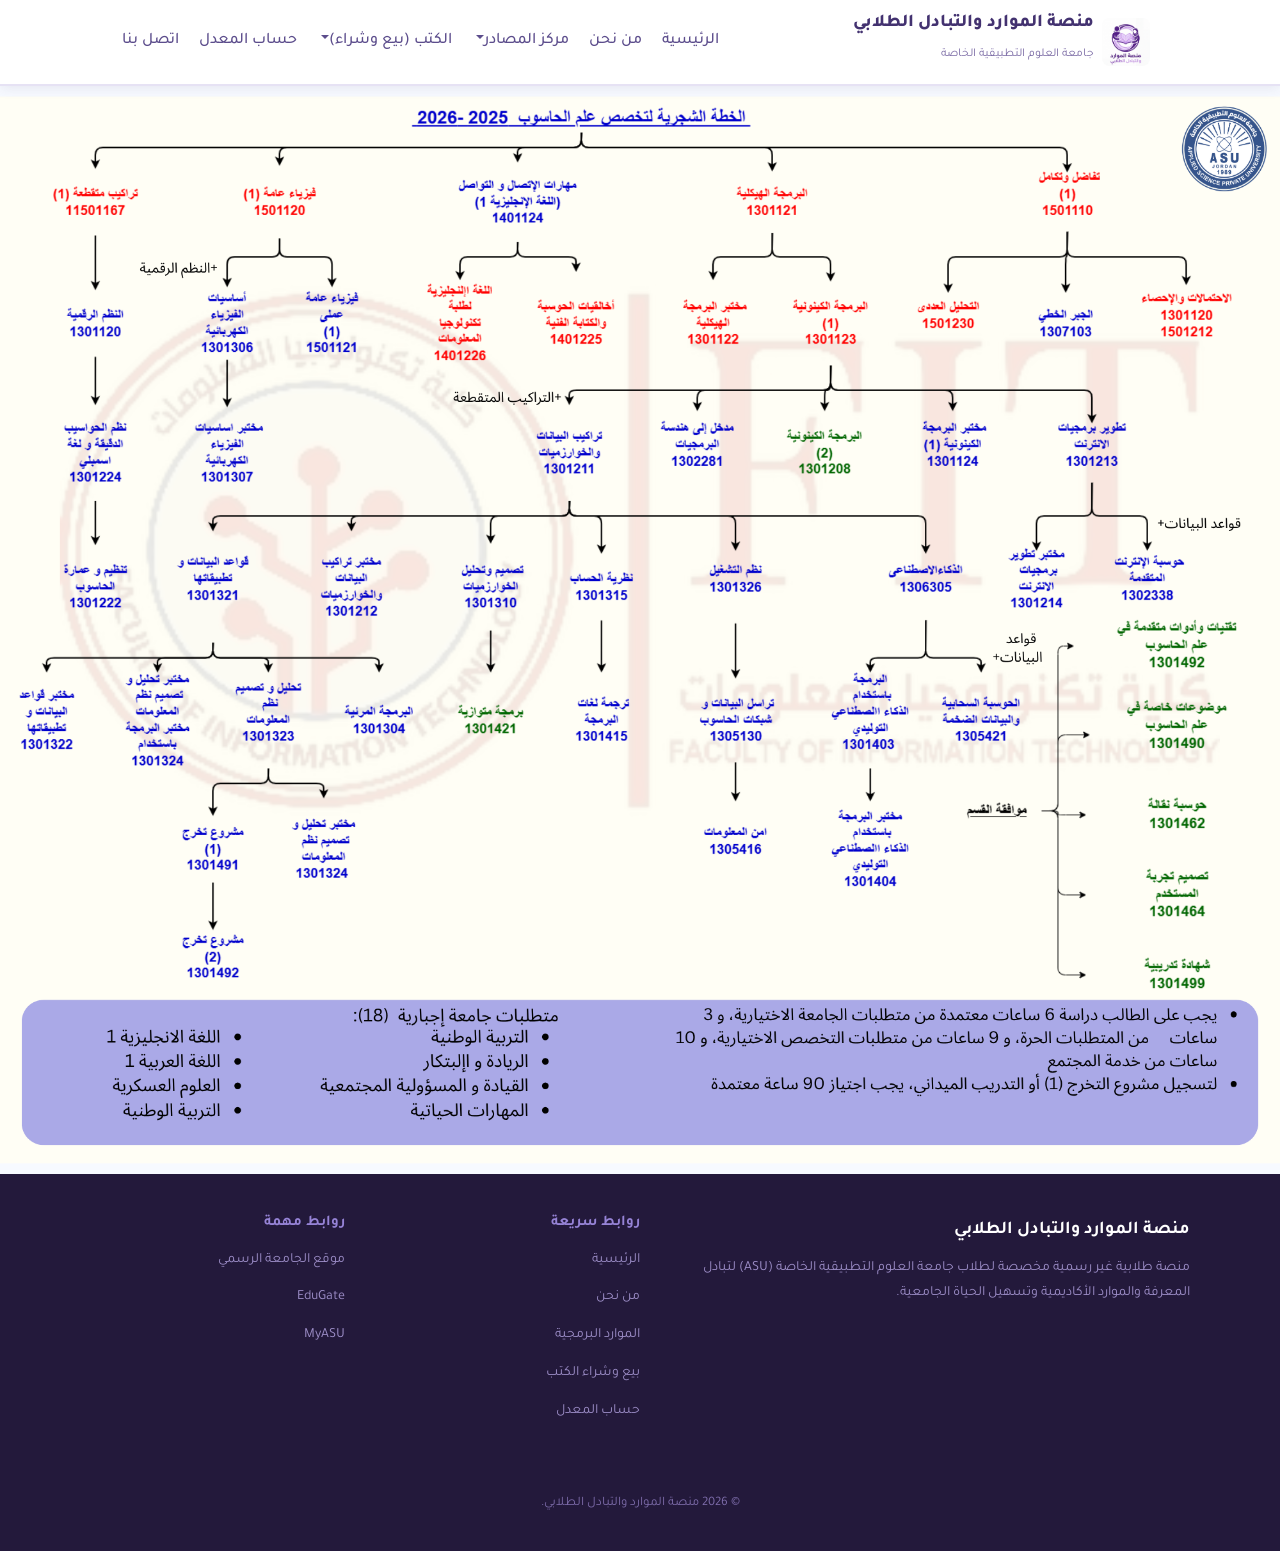
<file: curriculum.html>
﻿<!DOCTYPE html>
<html lang="ar" dir="rtl">
<head>
  <meta charset="UTF-8">
  <meta name="viewport" content="width=device-width, initial-scale=1.0">
  <title>الخطة الشجرية لعلم الحاسوب | منصة الموارد الطلابية</title>
       
    <link rel="stylesheet" href="https://cdn.jsdelivr.net/npm/bootstrap@5.3.3/dist/css/bootstrap.min.css">
    <link rel="stylesheet" href="styles.css">
  <style>
    body {
      margin: 0;
      padding: 0;
      
    }

    .svg-map-container {
      width: 100vw; 
      height: auto;
    }

    svg {
      width: 100%;
      height: auto;
      display: block;
    }

    .course-node {
      fill: rgba(0, 123, 255, 0);
      stroke: transparent;
      cursor: pointer;
    }
    
    
  </style>
</head>
<body>
   <nav class="navbar navbar-expand-lg" style="background:#ffffff; border-bottom:2px solid #e6e2f4; box-shadow:0 2px 12px rgba(67,50,112,0.1); position:sticky; top:0; z-index:1000;">
    <div class="container-fluid" style="max-width:1100px; margin:0 auto; padding:0 24px;">
        <a class="navbar-brand d-flex align-items-center gap-2" href="index.html">
            <img src="images/logo.jpg" alt="Logo" style="height:48px; border-radius:8px;">
            <div>
                <span style="font-size:18px; font-weight:800; color:#433270; display:block; line-height:1.2;">منصة الموارد والتبادل الطلابي</span>
                <span style="font-size:12px; color:#7b6ba5;">جامعة العلوم التطبيقية الخاصة</span>
            </div>
        </a>
        <button class="navbar-toggler" type="button" data-bs-toggle="collapse" data-bs-target="#mainNav" aria-controls="mainNav" aria-expanded="false" aria-label="Toggle navigation" style="border-color:#433270;">
            <span class="navbar-toggler-icon" style="background-image:url(&quot;data:image/svg+xml,%3csvg xmlns='http://www.w3.org/2000/svg' viewBox='0 0 30 30'%3e%3cpath stroke='%23433270' stroke-linecap='round' stroke-miterlimit='10' stroke-width='2' d='M4 7h22M4 15h22M4 23h22'/%3e%3c/svg%3e&quot;);"></span>
        </button>
        <div class="collapse navbar-collapse" id="mainNav">
            <ul class="navbar-nav me-auto mb-2 mb-lg-0" style="gap:4px;">
                <li class="nav-item"><a class="nav-link" style="color:#5c4d8c; border-radius:8px; font-weight:500;" href="index.html">الرئيسية</a></li>
                <li class="nav-item"><a class="nav-link" style="color:#5c4d8c; border-radius:8px; font-weight:500;" href="about.html">من نحن</a></li>
                <li class="nav-item dropdown">
                    <a class="nav-link dropdown-toggle" style="color:#5c4d8c; border-radius:8px; font-weight:500;" href="#" role="button" data-bs-toggle="dropdown" aria-expanded="false">مركز المصادر</a>
                    <ul class="dropdown-menu dropdown-menu-end" style="border:1px solid #e6e2f4; border-radius:10px; box-shadow:0 8px 20px rgba(67,50,112,0.15);">
                        <li><a class="dropdown-item" style="color:#5c4d8c;" href="curriculum.html">الخطة الشجرية لعلم الحاسوب</a></li>
                        <li><a class="dropdown-item" style="color:#5c4d8c;" href="Resource.html">الموارد البرمجية</a></li>
                    </ul>
                </li>                <li class="nav-item dropdown">
                    <a class="nav-link dropdown-toggle"  style="color:#5c4d8c; border-radius:8px; font-weight:500;"  href="#" role="button" data-bs-toggle="dropdown" aria-expanded="false">الكتب (بيع وشراء)</a>
                    <ul class="dropdown-menu dropdown-menu-end" style="border:1px solid #e6e2f4; border-radius:10px; box-shadow:0 8px 20px rgba(67,50,112,0.15);">
                        <li><a class="dropdown-item" style="color:#5c4d8c;" href="services.html">تصفح الكتب المتاحة</a></li>
                        <li><a class="dropdown-item" style="color:#5c4d8c;" href="sell-book.html">اعرض كتابك للبيع</a></li>
                    </ul>
                </li>
                <li class="nav-item"><a class="nav-link" style="color:#5c4d8c; border-radius:8px; font-weight:500;" href="gpa-calculator.html">حساب المعدل</a></li>
                <li class="nav-item"><a class="nav-link" style="color:#5c4d8c; border-radius:8px; font-weight:500;" href="contact.html">اتصل بنا</a></li>
            </ul>
        </div>
    </div>
</nav>

  <div class="svg-map-container">
    <svg viewBox="0 0 1000 850" xmlns="http://www.w3.org/2000/svg">
      
      <image href="Cs Tree plan final/CS Tree Plan  arabic.png" width="1000" height="850" />
      
      
      <a href="Subjects/Template/Template.html" target="_blank">
        <rect class="course-node" x="790.318" y="59.820" width="81.678" height="48.316" />
      </a>
      
      
      <a href="Subjects/Template/Template.html" target="_blank">
        <rect class="course-node" x="560.075" y="48.470" width="89.073" height="71.177" />
      </a>

      
      <a href="Subjects/Template/Template.html" target="_blank">
        <rect class="course-node" x="344.902" y="48.807" width="117.950" height="67.923" />
      </a>

      
      <a href="Subjects/Template/Template.html" target="_blank">
        <rect class="course-node" x="178.145" y="49.620" width="89.073" height="71.177" />
      </a>

      
      <a href="Subjects/Template/Template.html" target="_blank">
        <rect class="course-node" x="34.512" y="59.820" width="81.678" height="57.671" />
      </a>

      
      <a href="Subjects/Web programming/web programming 1301213.html" target="_blank">
        
        <rect class="course-node" x="815.627" y="256.537" width="81.678" height="48.316"  />
      </a>

    </svg>
  </div>

  <footer>
    <div class="footer-inner">
        <div class="footer-brand">
            <strong>منصة الموارد والتبادل الطلابي</strong>
            <p>منصة طلابية غير رسمية مخصصة لطلاب جامعة العلوم التطبيقية الخاصة (ASU) لتبادل المعرفة والموارد الأكاديمية وتسهيل الحياة الجامعية.</p>
        </div>
        <div class="footer-col">
            <h4>روابط سريعة</h4>
            <ul>
                <li><a href="index.html">الرئيسية</a></li>
                <li><a href="about.html">من نحن</a></li>
                <li><a href="Resource.html">الموارد البرمجية</a></li>
                <li><a href="services.html">بيع وشراء الكتب</a></li>
                <li><a href="gpa-calculator.html">حساب المعدل</a></li>
            </ul>
        </div>
        <div class="footer-col">
            <h4>روابط مهمة</h4>
            <ul>
            
                <li><a href="https://asu.edu.jo/en/Pages/default.aspx">موقع الجامعة الرسمي </a></li>
                <li><a href="https://edugate.asu.edu.jo">EduGate</a></li>
                <li><a href="https://my.asu.edu.jo">MyASU</a></li>
            </ul>
        </div>
    </div>
    <div class="footer-bottom">
        <p>&copy; 2026 منصة الموارد والتبادل الطلابي.</p>
    </div>
</footer>

<script src="https://cdn.jsdelivr.net/npm/bootstrap@5.3.3/dist/js/bootstrap.bundle.min.js"></script>
</body>
</html>
</file>
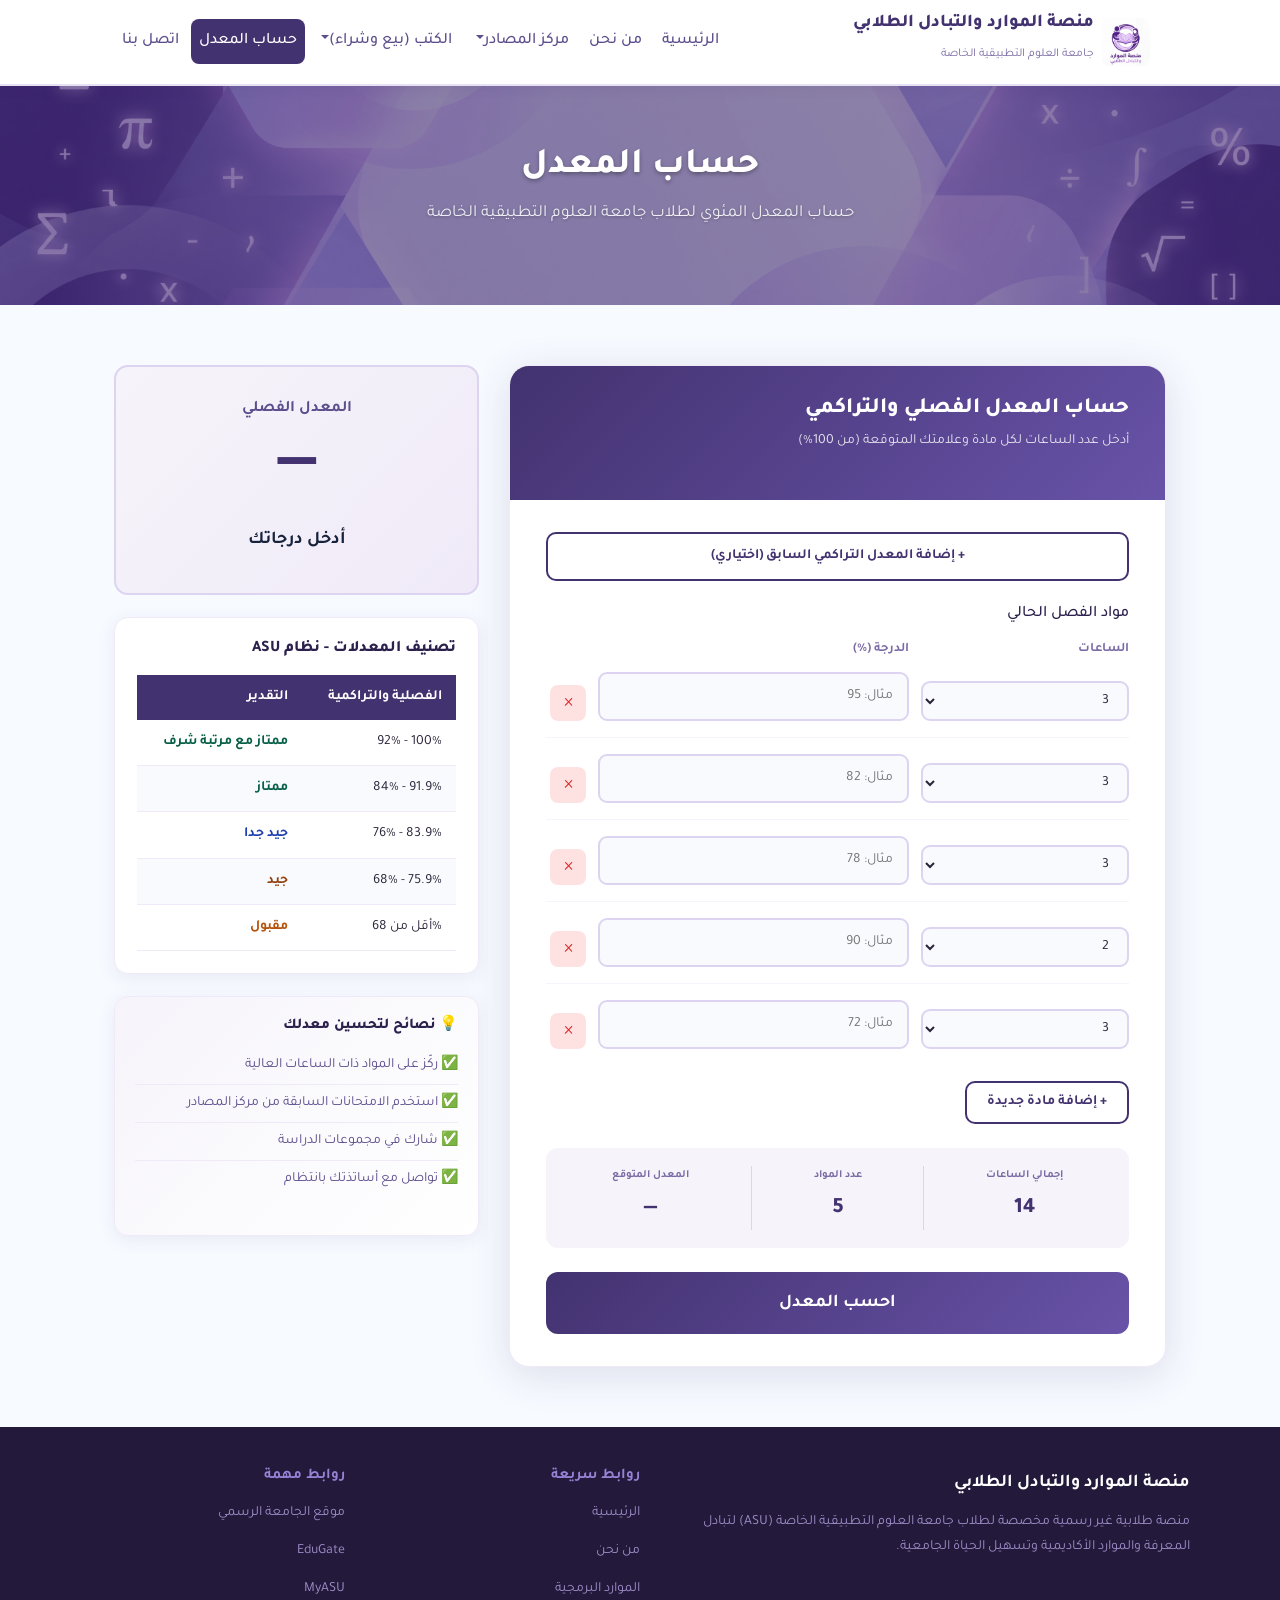
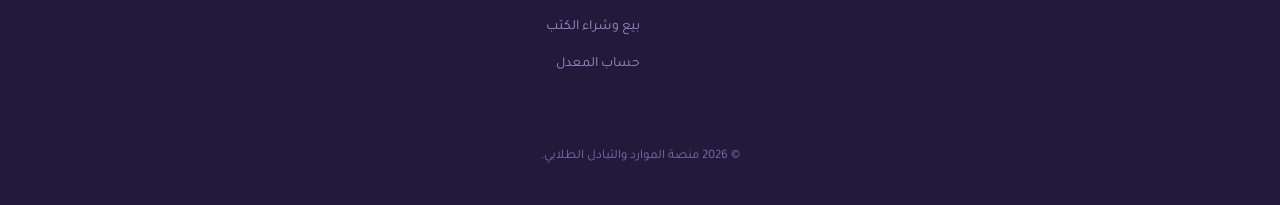
<file: gpa-calculator.html>
<!DOCTYPE html>
<html lang="ar" dir="rtl">
<head>
    <meta charset="UTF-8">
    <meta name="viewport" content="width=device-width, initial-scale=1.0">
    <title>حساب المعدل - منصة الموارد والتبادل الطلابي</title>

    
    <link rel="stylesheet" href="https://cdn.jsdelivr.net/npm/bootstrap@5.3.3/dist/css/bootstrap.min.css">
    
    <link rel="stylesheet" href="styles.css">

    <style>
        .calculator-wrapper {
            background: #ffffff;
            border-radius: 20px;
            box-shadow: 0 8px 40px rgba(67, 50, 112, 0.14);
            overflow: hidden;
            border: 1px solid #f0eaf8;
        }

        .calculator-header {
            background: linear-gradient(135deg, #433270, #6853a8);
            padding: 30px 36px;
            color: white;
        }

        .calculator-header h2 {
            font-size: 22px;
            font-weight: 800;
            margin-bottom: 6px;
        }

        .calculator-header p {
            opacity: 0.85;
            font-size: 14px;
        }

        .calculator-body {
            padding: 32px 36px;
        }

        .course-row {
            display: grid;
            grid-template-columns: 1fr 1.5fr 40px;
            gap: 12px;
            align-items: end;
            margin-bottom: 16px;
            padding-bottom: 16px;
            border-bottom: 1px solid #f6f4fa;
        }

        .course-row:last-of-type {
            border-bottom: none;
        }

        .course-row label {
            font-size: 13px;
            color: #7b6ba5;
            font-weight: 600;
            display: block;
            margin-bottom: 6px;
        }

        .course-row input,
        .course-row select {
            padding: 10px 14px;
            border: 2px solid #dcd4f0;
            border-radius: 9px;
            font-family: 'Tajawal', sans-serif;
            font-size: 14px;
            color: #2a2438;
            background: #f8fafd;
            outline: none;
            width: 100%;
            transition: border-color 0.2s;
        }

        .course-row input:focus,
        .course-row select:focus {
            border-color: #6853a8;
            background: #fff;
        }

        .remove-btn {
            background: #fee2e2;
            color: #dc2626;
            border: none;
            border-radius: 8px;
            width: 36px;
            height: 36px;
            font-size: 18px;
            cursor: pointer;
            display: flex;
            align-items: center;
            justify-content: center;
            transition: background 0.2s;
            font-family: 'Tajawal', sans-serif;
        }

        .remove-btn:hover {
            background: #fca5a5;
        }

        .calc-btn {
            display: block;
            width: 100%;
            padding: 15px;
            background: linear-gradient(135deg, #433270, #6853a8);
            color: white;
            border: none;
            border-radius: 12px;
            font-family: 'Tajawal', sans-serif;
            font-size: 18px;
            font-weight: 700;
            cursor: pointer;
            transition: all 0.25s;
            margin-top: 10px;
        }

        .calc-btn:hover {
            background: linear-gradient(135deg, #2c204d, #524189);
            transform: translateY(-2px);
            box-shadow: 0 8px 24px rgba(67, 50, 112, 0.35);
        }

        .result-box {
            background: linear-gradient(135deg, #f6f4fa, #f0eaf8);
            border-radius: 14px;
            padding: 28px;
            text-align: center;
            border: 2px solid #dcd4f0;
        }

        .result-gpa {
            font-size: 64px;
            font-weight: 800;
            color: #433270;
            line-height: 1;
            margin: 10px 0;
        }

        .result-label {
            color: #5c4d8c;
            font-size: 16px;
            font-weight: 600;
        }

        .grade-scale-table {
            width: 100%;
            border-collapse: collapse;
            font-size: 14px;
        }

        .grade-scale-table th {
            background: #433270;
            color: white;
            padding: 10px 14px;
            text-align: right;
            font-weight: 700;
        }

        .grade-scale-table td {
            padding: 10px 14px;
            border-bottom: 1px solid #f0eaf8;
            color: #2a2438;
        }

        .grade-scale-table tr:nth-child(even) td {
            background: #f8fafd;
        }

        .grade-scale-table tr:hover td {
            background: #f6f4fa;
        }

        .calculator-layout {
            display: grid;
            grid-template-columns: 1.8fr 1fr;
            gap: 30px;
            align-items: start;
        }

        
        .navbar-toggler {
            border-color: #433270;
        }
        .navbar-toggler-icon {
            background-image: url("data:image/svg+xml,%3csvg xmlns='http://www.w3.org/2000/svg' viewBox='0 0 30 30'%3e%3cpath stroke='%23433270' stroke-linecap='round' stroke-miterlimit='10' stroke-width='2' d='M4 7h22M4 15h22M4 23h22'/%3e%3c/svg%3e");
        }

        @media (max-width: 768px) {
            .calculator-layout {
                grid-template-columns: 1fr;
            }
            .course-row {
                grid-template-columns: 80px 1fr 36px;
                gap: 8px;
                align-items: center;
            }
            .calculator-body, .calculator-header {
                padding: 16px;
            }
            .result-gpa {
                font-size: 48px;
            }
        }

        @media (max-width: 480px) {
            .course-row {
                grid-template-columns: 72px 1fr 34px;
                gap: 6px;
                padding-bottom: 12px;
            }
            .remove-btn {
                width: 34px;
                height: 34px;
                font-size: 16px;
                position: static;
            }
            .course-row-header {
                display: none;
            }
        }
    </style>
</head>
<body>


<nav class="navbar navbar-expand-lg" style="background:#ffffff; border-bottom:2px solid #e6e2f4; box-shadow:0 2px 12px rgba(67,50,112,0.1); position:sticky; top:0; z-index:1000;">
    <div class="container-fluid" style="max-width:1100px; margin:0 auto; padding:0 24px;">
        <a class="navbar-brand d-flex align-items-center gap-2" href="index.html">
            <img src="images/logo.jpg" alt="Logo" style="height:48px; border-radius:8px;">
            <div>
                <span style="font-size:18px; font-weight:800; color:#433270; display:block; line-height:1.2;">منصة الموارد والتبادل الطلابي</span>
                <span style="font-size:12px; color:#7b6ba5;">جامعة العلوم التطبيقية الخاصة</span>
            </div>
        </a>
        <button class="navbar-toggler" type="button" data-bs-toggle="collapse" data-bs-target="#mainNav" aria-controls="mainNav" aria-expanded="false" aria-label="Toggle navigation" style="border-color:#433270;">
            <span class="navbar-toggler-icon" style="background-image:url(&quot;data:image/svg+xml,%3csvg xmlns='http://www.w3.org/2000/svg' viewBox='0 0 30 30'%3e%3cpath stroke='%23433270' stroke-linecap='round' stroke-miterlimit='10' stroke-width='2' d='M4 7h22M4 15h22M4 23h22'/%3e%3c/svg%3e&quot;);"></span>
        </button>
        <div class="collapse navbar-collapse" id="mainNav">
            <ul class="navbar-nav me-auto mb-2 mb-lg-0" style="gap:4px;">
                <li class="nav-item"><a class="nav-link" style="color:#5c4d8c; border-radius:8px; font-weight:500;" href="index.html">الرئيسية</a></li>
                <li class="nav-item"><a class="nav-link" style="color:#5c4d8c; border-radius:8px; font-weight:500;" href="about.html">من نحن</a></li>
                <li class="nav-item dropdown">
                    <a class="nav-link dropdown-toggle" style="color:#5c4d8c; border-radius:8px; font-weight:500;" href="#" role="button" data-bs-toggle="dropdown" aria-expanded="false">مركز المصادر</a>
                    <ul class="dropdown-menu dropdown-menu-end" style="border:1px solid #e6e2f4; border-radius:10px; box-shadow:0 8px 20px rgba(67,50,112,0.15);">
                        <li><a class="dropdown-item" style="color:#5c4d8c;" href="curriculum.html">الخطة الشجرية لعلم الحاسوب</a></li>
                        <li><a class="dropdown-item" style="color:#5c4d8c;" href="Resource.html">الموارد البرمجية</a></li>
                    </ul>
                </li>                <li class="nav-item dropdown">
                    <a class="nav-link dropdown-toggle"  style="color:#5c4d8c; border-radius:8px; font-weight:500;"  href="#" role="button" data-bs-toggle="dropdown" aria-expanded="false">الكتب (بيع وشراء)</a>
                    <ul class="dropdown-menu dropdown-menu-end" style="border:1px solid #e6e2f4; border-radius:10px; box-shadow:0 8px 20px rgba(67,50,112,0.15);">
                        <li><a class="dropdown-item" style="color:#5c4d8c;" href="services.html">تصفح الكتب المتاحة</a></li>
                        <li><a class="dropdown-item" style="color:#5c4d8c;" href="sell-book.html">اعرض كتابك للبيع</a></li>
                    </ul>
                </li>
                <li class="nav-item"><a class="nav-link" style="background:#433270; color:#fff; border-radius:8px; font-weight:500;" href="gpa-calculator.html">حساب المعدل</a></li>
                <li class="nav-item"><a class="nav-link" style="color:#5c4d8c; border-radius:8px; font-weight:500;" href="contact.html">اتصل بنا</a></li>
            </ul>
        </div>
    </div>
</nav>

<div class="page-header" style="background-image: url('images/gpa-header.jpg.jpg'); background-size: cover; background-position: center; position: relative;">
    <div style="position: absolute; top: 0; left: 0; right: 0; bottom: 0; background: rgba(67, 50, 112, 0.6); z-index: 1;"></div>
    <div style="position: relative; z-index: 2;">
        <h1 style="text-shadow: 0 2px 4px rgba(0,0,0,0.3);">حساب المعدل</h1>
        <p style="text-shadow: 0 1px 3px rgba(0,0,0,0.3);">حساب المعدل المئوي لطلاب جامعة العلوم التطبيقية الخاصة</p>
    </div>
</div>

<section>
    <div class="container">
        <div class="calculator-layout">
            <div class="calculator-wrapper">
                <div class="calculator-header">
                    <h2> حساب المعدل الفصلي والتراكمي</h2>
                    <p>أدخل عدد الساعات لكل مادة وعلامتك المتوقعة (من 100%)</p>
                </div>
                <div class="calculator-body">
                    <details style="margin-bottom: 24px;">
                        <summary class="btn btn-outline" style="cursor: pointer; font-size: 14px; padding: 12px; display: block; text-align: center; font-family: 'Tajawal', sans-serif; list-style: none;">
                            + إضافة المعدل التراكمي السابق (اختياري)
                        </summary>
                        <div style="background: #f8fafd; border: 2px solid #dcd4f0; border-radius: 12px; padding: 18px; margin-top: 12px;">
                            <h4 style="color: #433270; font-size: 14px; margin-bottom: 14px;">معلومات السجل الأكاديمي السابق</h4>
                            <div style="display: grid; grid-template-columns: 1fr 1fr; gap: 12px;">
                                <div>
                                    <label style="font-size: 13px; color: #7b6ba5; font-weight: 600; display: block; margin-bottom: 6px;">المعدل السابق (%)</label>
                                    <input id="prev-gpa" type="number" placeholder="مثال: 85.4" min="0" max="100" style="width: 100%; padding: 10px 14px; border: 2px solid #dcd4f0; border-radius: 9px; font-family: 'Tajawal'; font-size: 14px; color: #2a2438; background: #fff; outline: none; transition: border-color 0.2s;">
                                </div>
                                <div>
                                    <label style="font-size: 13px; color: #7b6ba5; font-weight: 600; display: block; margin-bottom: 6px;">إجمالي الساعات السابقة</label>
                                    <input id="prev-hours" type="number" placeholder="مثال: 60" min="0" style="width: 100%; padding: 10px 14px; border: 2px solid #dcd4f0; border-radius: 9px; font-family: 'Tajawal'; font-size: 14px; color: #2a2438; background: #fff; outline: none; transition: border-color 0.2s;">
                                </div>
                            </div>
                        </div>
                    </details>

                    <h3 style="color: #2c204d; font-size: 16px; margin-bottom: 14px;">مواد الفصل الحالي</h3>
                    <div class="course-row-header" style="display: grid; grid-template-columns: 1fr 1.5fr 40px; gap: 12px; margin-bottom: 10px;">
                        <div style="font-size: 13px; font-weight: 700; color: #7b6ba5;">الساعات</div>
                        <div style="font-size: 13px; font-weight: 700; color: #7b6ba5;">الدرجة (%)</div>
                        <div></div>
                    </div>

                    
                    <div id="courses-container">

                        <div class="course-row">
                            <div>
                                <select>
                                    <option value="3">3</option>
                                    <option value="1">1</option>
                                    <option value="2">2</option>
                                    <option value="4">4</option>
                                </select>
                            </div>
                            <div>
                                <input type="number" placeholder="مثال: 95" min="0" max="100">
                            </div>
                            <button class="remove-btn" type="button">&times;</button>
                        </div>

                        <div class="course-row">
                            <div>
                                <select>
                                    <option value="3">3</option>
                                    <option value="1">1</option>
                                    <option value="2">2</option>
                                    <option value="4">4</option>
                                </select>
                            </div>
                            <div>
                                <input type="number" placeholder="مثال: 82" min="0" max="100">
                            </div>
                            <button class="remove-btn" type="button">&times;</button>
                        </div>

                        <div class="course-row">
                            <div>
                                <select>
                                    <option value="3">3</option>
                                    <option value="1">1</option>
                                    <option value="2">2</option>
                                    <option value="4">4</option>
                                </select>
                            </div>
                            <div>
                                <input type="number" placeholder="مثال: 78" min="0" max="100">
                            </div>
                            <button class="remove-btn" type="button">&times;</button>
                        </div>

                        <div class="course-row">
                            <div>
                                <select>
                                    <option value="2">2</option>
                                    <option value="1">1</option>
                                    <option value="3">3</option>
                                    <option value="4">4</option>
                                </select>
                            </div>
                            <div>
                                <input type="number" placeholder="مثال: 90" min="0" max="100">
                            </div>
                            <button class="remove-btn" type="button">&times;</button>
                        </div>

                        <div class="course-row">
                            <div>
                                <select>
                                    <option value="3">3</option>
                                    <option value="1">1</option>
                                    <option value="2">2</option>
                                    <option value="4">4</option>
                                </select>
                            </div>
                            <div>
                                <input type="number" placeholder="مثال: 72" min="0" max="100">
                            </div>
                            <button class="remove-btn" type="button">&times;</button>
                        </div>

                    </div>
                    

                    <div style="margin: 8px 0 24px;">
                        <button id="add-course-btn" type="button" class="btn btn-outline" style="font-size: 14px; padding: 9px 20px;">
                            + إضافة مادة جديدة
                        </button>
                    </div>

                    
                    <div style="background: #f6f4fa; border-radius: 12px; padding: 18px; margin-bottom: 24px; display: grid; grid-template-columns: 1fr 1fr 1fr; gap: 14px; text-align: center;">
                        <div>
                            <div style="font-size: 11px; color: #7b6ba5; font-weight: 700; margin-bottom: 4px;">إجمالي الساعات</div>
                            <div id="preview-hours" style="font-size: 22px; font-weight: 800; color: #433270;">14</div>
                        </div>
                        <div style="border-right: 1px solid #dcd4f0; border-left: 1px solid #dcd4f0;">
                            <div style="font-size: 11px; color: #7b6ba5; font-weight: 700; margin-bottom: 4px;">عدد المواد</div>
                            <div id="preview-count" style="font-size: 22px; font-weight: 800; color: #433270;">5</div>
                        </div>
                        <div>
                            <div style="font-size: 11px; color: #7b6ba5; font-weight: 700; margin-bottom: 4px;">المعدل المتوقع</div>
                            <div id="preview-gpa" style="font-size: 22px; font-weight: 800; color: #433270;">—</div>
                        </div>
                    </div>

                    <button id="calc-btn" type="button" class="calc-btn">احسب المعدل</button>
                </div>
            </div>

            
            <div style="display: flex; flex-direction: column; gap: 22px;">
                <div class="result-box">
                    <div class="result-label">المعدل الفصلي</div>
                    <div id="result-semester-gpa" class="result-gpa">—</div>
                    <div id="result-grade" style="font-size: 18px; font-weight: 700; padding: 8px 20px; border-radius: 20px; display: inline-block; margin-top: 8px;">أدخل درجاتك</div>

                    
                    <div id="cumulative-row" style="display:none; margin-top:16px; padding-top:16px; border-top:1px solid #dcd4f0;">
                        <div class="result-label" style="font-size:14px;">المعدل التراكمي</div>
                        <div id="result-cumulative-gpa" style="font-size:36px; font-weight:800; color:#433270; line-height:1; margin-top:6px;">—</div>
                    </div>
                </div>

                <div class="card" style="padding: 22px;">
                    <h4 style="color: #2c204d; font-size: 16px; font-weight: 800; margin-bottom: 16px;"> تصنيف المعدلات - نظام ASU</h4>
                    <table class="grade-scale-table">
                        <thead>
                            <tr>
                                <th>الفصلية والتراكمية</th>
                                <th>التقدير</th>
                            </tr>
                        </thead>
                        <tbody>
                            <tr>
                                <td dir="ltr" style="text-align: right;">92% - 100%</td>
                                <td style="color: #065f46; font-weight: 700;">ممتاز مع مرتبة شرف</td>
                            </tr>
                            <tr>
                                <td dir="ltr" style="text-align: right;">84% - 91.9%</td>
                                <td style="color: #065f46; font-weight: 700;">ممتاز</td>
                            </tr>
                            <tr>
                                <td dir="ltr" style="text-align: right;">76% - 83.9%</td>
                                <td style="color: #1e40af; font-weight: 700;">جيد جدا</td>
                            </tr>
                            <tr>
                                <td dir="ltr" style="text-align: right;">68% - 75.9%</td>
                                <td style="color: #92400e; font-weight: 700;">جيد</td>
                            </tr>
                            <tr>
                                <td dir="ltr" style="text-align: right;">أقل من 68%</td>
                                <td style="color: #b45309; font-weight: 700;">مقبول</td>
                            </tr>
                        </tbody>
                    </table>
                </div>

                <div class="card" style="background: linear-gradient(135deg, #f6f4fa, #fff); padding: 20px;">
                    <h4 style="color: #2c204d; font-size: 15px; font-weight: 800; margin-bottom: 12px;">💡 نصائح لتحسين معدلك</h4>
                    <ul style="list-style: none; padding: 0;">
                        <li style="color: #5c4d8c; font-size: 14px; padding: 6px 0; border-bottom: 1px solid #f0eaf8;">✅ ركّز على المواد ذات الساعات العالية</li>
                        <li style="color: #5c4d8c; font-size: 14px; padding: 6px 0; border-bottom: 1px solid #f0eaf8;">✅ استخدم الامتحانات السابقة من مركز المصادر</li>
                        <li style="color: #5c4d8c; font-size: 14px; padding: 6px 0; border-bottom: 1px solid #f0eaf8;">✅ شارك في مجموعات الدراسة</li>
                        <li style="color: #5c4d8c; font-size: 14px; padding: 6px 0;">✅ تواصل مع أساتذتك بانتظام</li>
                    </ul>
                </div>
            </div>
        </div>
    </div>
</section>

<footer>
    <div class="footer-inner">
        <div class="footer-brand">
            <strong>منصة الموارد والتبادل الطلابي</strong>
            <p>منصة طلابية غير رسمية مخصصة لطلاب جامعة العلوم التطبيقية الخاصة (ASU) لتبادل المعرفة والموارد الأكاديمية وتسهيل الحياة الجامعية.</p>
        </div>
        <div class="footer-col">
            <h4>روابط سريعة</h4>
            <ul>
                <li><a href="index.html">الرئيسية</a></li>
                <li><a href="about.html">من نحن</a></li>
                <li><a href="Resource.html">الموارد البرمجية</a></li>
                <li><a href="services.html">بيع وشراء الكتب</a></li>
                <li><a href="gpa-calculator.html" class="active">حساب المعدل</a></li>
            </ul>
        </div>
        <div class="footer-col">
            <h4>روابط مهمة</h4>
            <ul>
                <li><a href="https://asu.edu.jo/en/Pages/default.aspx">موقع الجامعة الرسمي</a></li>
                <li><a href="https://edugate.asu.edu.jo">EduGate</a></li>
                <li><a href="https://my.asu.edu.jo">MyASU</a></li>
            </ul>
        </div>
    </div>
    <div class="footer-bottom">
        <p>&copy; 2026 منصة الموارد والتبادل الطلابي.</p>
    </div>
</footer>


<script src="https://cdn.jsdelivr.net/npm/bootstrap@5.3.3/dist/js/bootstrap.bundle.min.js"></script>

<script src="gpa-calculator.js"></script>

</body>
</html>
</file>
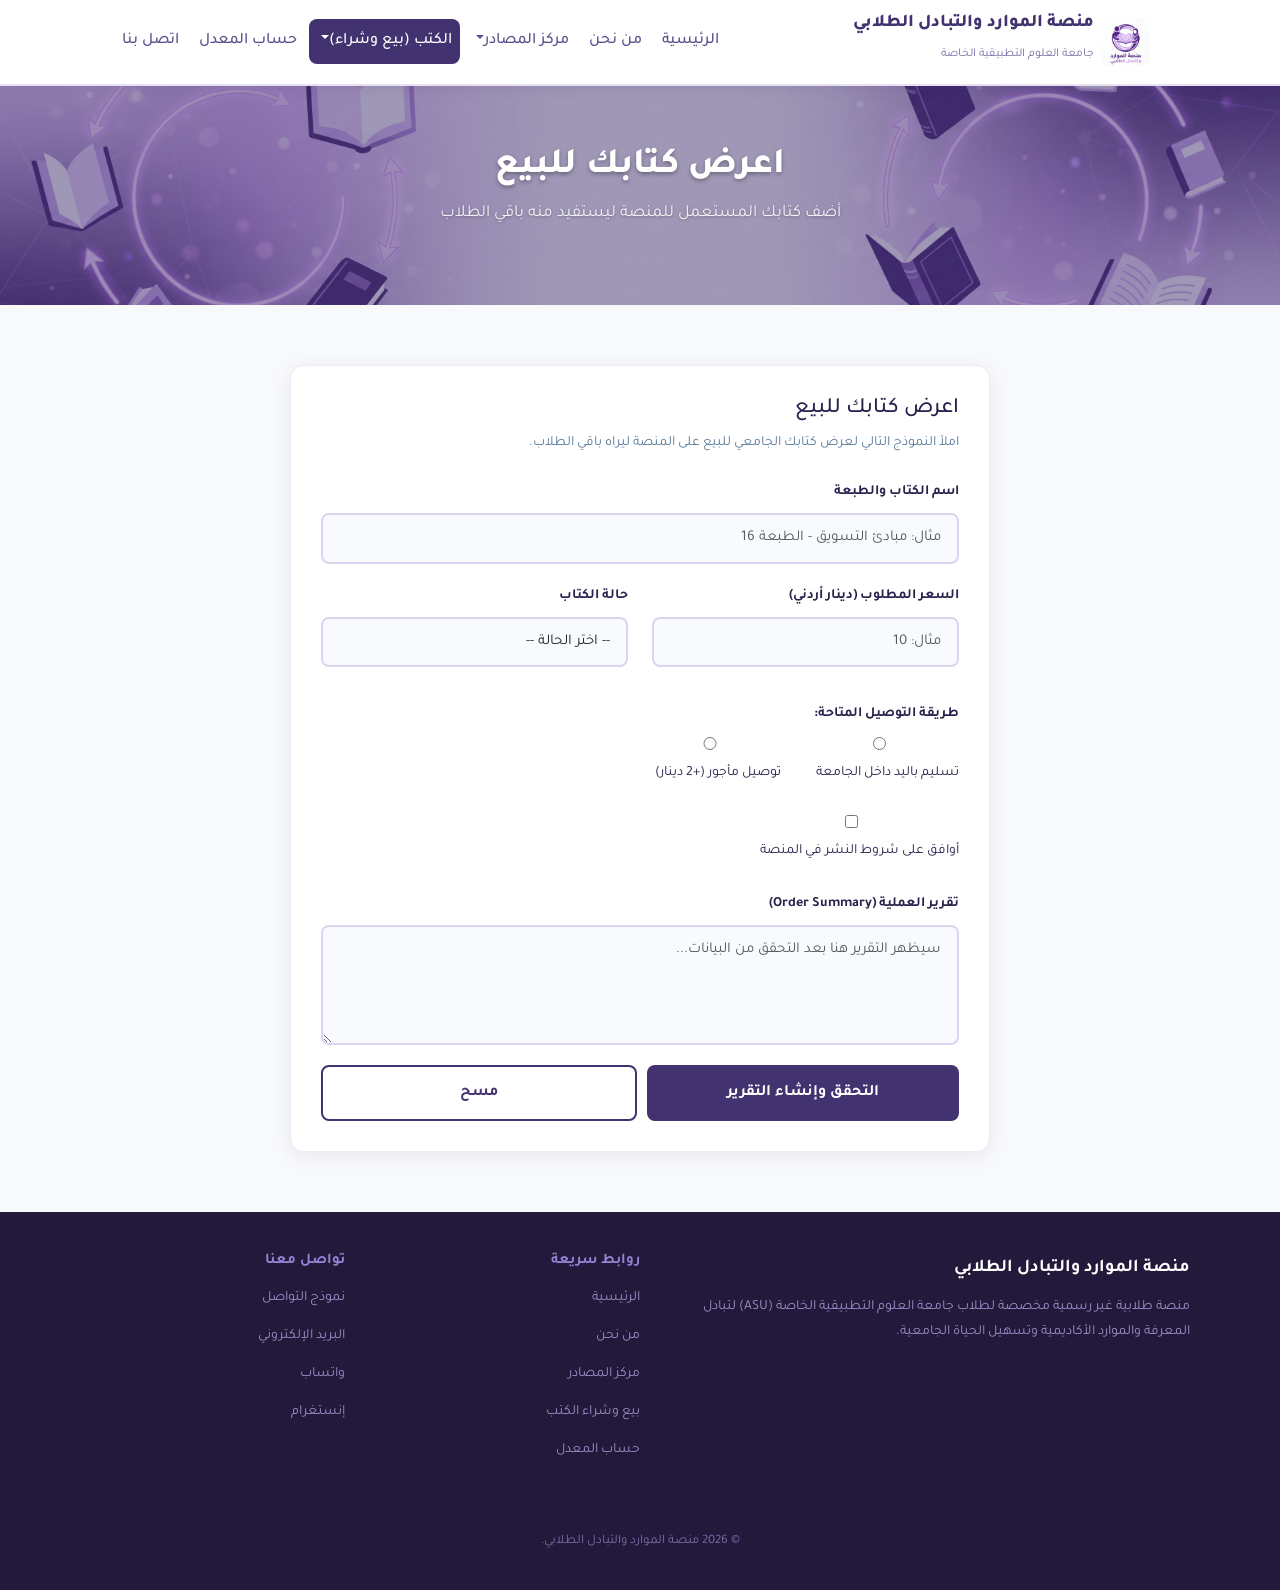
<file: sell-book.html>
<!DOCTYPE html>
<html lang="ar" dir="rtl">

<head>
    <meta charset="UTF-8">
    <meta name="viewport" content="width=device-width, initial-scale=1.0">
    <title>اعرض كتابك للبيع - منصة الموارد والتبادل الطلابي</title>
        
    <link rel="stylesheet" href="https://cdn.jsdelivr.net/npm/bootstrap@5.3.3/dist/css/bootstrap.min.css">
    <link rel="stylesheet" href="styles.css">
    <style>
        .book-card {
            background: white;
            border-radius: 12px;
            overflow: hidden;
            box-shadow: 0 4px 20px rgba(67, 50, 112, 0.08);
            border: 1px solid #f0eaf8;
            transition: transform 0.3s, box-shadow 0.3s;
            display: flex;
            flex-direction: column;
        }

        .book-card:hover {
            transform: translateY(-5px);
            box-shadow: 0 12px 30px rgba(67, 50, 112, 0.12);
        }

        .book-img {
            width: 100%;
            height: 200px;
            object-fit: cover;
            background: #f8fafd;
            display: flex;
            align-items: center;
            justify-content: center;
            color: #7b6ba5;
            font-size: 40px;
        }

        .book-info {
            padding: 20px;
            display: flex;
            flex-direction: column;
            flex-grow: 1;
        }

        .book-info .btn {
            margin-top: auto;
        }

        .book-price {
            font-size: 22px;
            font-weight: 800;
            color: #433270;
            margin: 10px 0;
        }

        .book-meta {
            display: flex;
            justify-content: space-between;
            color: #7b6ba5;
            font-size: 13px;
            margin-bottom: 15px;
            padding-bottom: 15px;
            border-bottom: 1px solid #f0eaf8;
        }

        .form-group {
            margin-bottom: 20px;
        }

        .form-group label {
            display: block;
            margin-bottom: 8px;
            color: #2c204d;
            font-weight: 600;
            font-size: 14px;
        }

        .form-control {
            width: 100%;
            padding: 12px 16px;
            border: 2px solid #dcd4f0;
            border-radius: 8px;
            font-family: 'Tajawal', sans-serif;
            font-size: 15px;
            outline: none;
            background: #f8fafd;
            transition: border-color 0.2s;
        }

        .form-control:focus {
            border-color: #6853a8;
            background: #fff;
        }

        textarea.form-control {
            resize: vertical;
            min-height: 100px;
        }

        .map-container {
            border-radius: 12px;
            overflow: hidden;
            border: 2px solid #f0eaf8;
            height: 250px;
        }

        .map-container iframe {
            width: 100%;
            height: 100%;
            border: none;
        }
    </style>
</head>

<body>

    <nav class="navbar navbar-expand-lg" style="background:#ffffff; border-bottom:2px solid #e6e2f4; box-shadow:0 2px 12px rgba(67,50,112,0.1); position:sticky; top:0; z-index:1000;">
    <div class="container-fluid" style="max-width:1100px; margin:0 auto; padding:0 24px;">
        <a class="navbar-brand d-flex align-items-center gap-2" href="index.html">
            <img src="images/logo.jpg" alt="Logo" style="height:48px; border-radius:8px;">
            <div>
                <span style="font-size:18px; font-weight:800; color:#433270; display:block; line-height:1.2;">منصة الموارد والتبادل الطلابي</span>
                <span style="font-size:12px; color:#7b6ba5;">جامعة العلوم التطبيقية الخاصة</span>
            </div>
        </a>
        <button class="navbar-toggler" type="button" data-bs-toggle="collapse" data-bs-target="#mainNav" aria-controls="mainNav" aria-expanded="false" aria-label="Toggle navigation" style="border-color:#433270;">
            <span class="navbar-toggler-icon" style="background-image:url(&quot;data:image/svg+xml,%3csvg xmlns='http://www.w3.org/2000/svg' viewBox='0 0 30 30'%3e%3cpath stroke='%23433270' stroke-linecap='round' stroke-miterlimit='10' stroke-width='2' d='M4 7h22M4 15h22M4 23h22'/%3e%3c/svg%3e&quot;);"></span>
        </button>
        <div class="collapse navbar-collapse" id="mainNav">
            <ul class="navbar-nav me-auto mb-2 mb-lg-0" style="gap:4px;">
                <li class="nav-item"><a class="nav-link" style="color:#5c4d8c; border-radius:8px; font-weight:500;" href="index.html">الرئيسية</a></li>
                <li class="nav-item"><a class="nav-link" style="color:#5c4d8c; border-radius:8px; font-weight:500;" href="about.html">من نحن</a></li>
                <li class="nav-item dropdown">
                    <a class="nav-link dropdown-toggle" style="color:#5c4d8c; border-radius:8px; font-weight:500;" href="#" role="button" data-bs-toggle="dropdown" aria-expanded="false">مركز المصادر</a>
                    <ul class="dropdown-menu dropdown-menu-end" style="border:1px solid #e6e2f4; border-radius:10px; box-shadow:0 8px 20px rgba(67,50,112,0.15);">
                        <li><a class="dropdown-item" style="color:#5c4d8c;" href="curriculum.html">الخطة الشجرية لعلم الحاسوب</a></li>
                        <li><a class="dropdown-item" style="color:#5c4d8c;" href="Resource.html">الموارد البرمجية</a></li>
                    </ul>
                </li>                <li class="nav-item dropdown">
                    <a class="nav-link dropdown-toggle"  style="background:#433270; color:#fff; border-radius:8px; font-weight:500;"  href="#" role="button" data-bs-toggle="dropdown" aria-expanded="false">الكتب (بيع وشراء)</a>
                    <ul class="dropdown-menu dropdown-menu-end" style="border:1px solid #e6e2f4; border-radius:10px; box-shadow:0 8px 20px rgba(67,50,112,0.15);">
                        <li><a class="dropdown-item" style="color:#5c4d8c;" href="services.html">تصفح الكتب المتاحة</a></li>
                        <li><a class="dropdown-item" style="color:#5c4d8c;" href="sell-book.html">اعرض كتابك للبيع</a></li>
                    </ul>
                </li>
                <li class="nav-item"><a class="nav-link" style="color:#5c4d8c; border-radius:8px; font-weight:500;" href="gpa-calculator.html">حساب المعدل</a></li>
                <li class="nav-item"><a class="nav-link" style="color:#5c4d8c; border-radius:8px; font-weight:500;" href="contact.html">اتصل بنا</a></li>
            </ul>
        </div>
    </div>
</nav>

    <div class="page-header" style="background-image: url('images/Generated Image August 05, 2026 - 11_11PM.jpg'); background-size: cover; background-position: center; position: relative;">
        <div style="position: absolute; top: 0; left: 0; right: 0; bottom: 0; background: rgba(67, 50, 112, 0.5); z-index: 1;"></div>
        <div style="position: relative; z-index: 2;">
            <h1 style="text-shadow: 0 2px 4px rgba(0,0,0,0.3);">اعرض كتابك للبيع</h1>
            <p style="text-shadow: 0 1px 3px rgba(0,0,0,0.3);">أضف كتابك المستعمل للمنصة ليستفيد منه باقي الطلاب</p>
        </div>
    </div>

    

    <section class="bg-light">
        <div class="container">
            <div style="max-width: 700px; margin: 0 auto;">

                <div class="card" style="padding: 30px;">
                    <h3 style="font-size: 22px; color: #2c204d; margin-bottom: 8px;">اعرض كتابك للبيع</h3>
                    <p style="color: #5a7a9a; font-size: 14px; margin-bottom: 24px;">املأ النموذج التالي لعرض كتابك
                        الجامعي للبيع على المنصة ليراه باقي الطلاب.</p>

                    <form id="book-sale-form" novalidate>
                        <div class="form-group">
                            <label>اسم الكتاب والطبعة</label>
                            <input type="text" id="book-name" class="form-control" placeholder="مثال: مبادئ التسويق - الطبعة 16">
                            <span id="err-book-name" style="color: red; font-size: 12px; display: none;">الرجاء إدخال اسم الكتاب.</span>
                        </div>
                        <div class="grid-2">
                            <div class="form-group">
                                <label>السعر المطلوب (دينار أردني)</label>
                                <input type="number" id="book-price" class="form-control" placeholder="مثال: 10">
                                <span id="err-book-price" style="color: red; font-size: 12px; display: none;">الرجاء إدخال سعر صالح (أكبر من 0).</span>
                            </div>
                            <div class="form-group">
                                <label>حالة الكتاب</label>
                                <select id="book-condition" class="form-control">
                                    <option value="">-- اختر الحالة --</option>
                                    <option value="جديد تماماً">جديد تماماً</option>
                                    <option value="شبه جديد">شبه جديد</option>
                                    <option value="مستعمل - جيد">مستعمل - جيد</option>
                                    <option value="مستعمل - مقبول">مستعمل - مقبول</option>
                                </select>
                                <span id="err-book-condition" style="color: red; font-size: 12px; display: none;">الرجاء اختيار حالة الكتاب.</span>
                            </div>
                        </div>

                        <div class="form-group" style="margin-top: 15px;">
                            <label>طريقة التوصيل المتاحة:</label>
                            <div>
                                <label style="display:inline-block; margin-left:15px; font-weight:normal;">
                                    <input type="radio" name="delivery" value="hand" id="delivery-hand"> تسليم باليد داخل الجامعة
                                </label>
                                <label style="display:inline-block; font-weight:normal;">
                                    <input type="radio" name="delivery" value="shipping" id="delivery-shipping"> توصيل مأجور (+2 دينار)
                                </label>
                            </div>
                            <span id="err-delivery" style="color: red; font-size: 12px; display: none;">الرجاء اختيار طريقة التوصيل.</span>
                        </div>

                        <div class="form-group" style="margin-top: 15px;">
                            <label style="display:inline-block; font-weight:normal;">
                                <input type="checkbox" id="terms"> أوافق على شروط النشر في المنصة
                            </label>
                            <br>
                            <span id="err-terms" style="color: red; font-size: 12px; display: none;">يجب الموافقة على الشروط.</span>
                        </div>

                        <div class="form-group">
                            <label>تقرير العملية (Order Summary)</label>
                            <textarea id="report-textarea" class="form-control" readonly placeholder="سيظهر التقرير هنا بعد التحقق من البيانات..." style="min-height: 120px;"></textarea>
                        </div>

                        <div style="display: flex; gap: 10px;">
                            <button type="button" id="btn-submit" class="btn btn-primary" style="flex: 1; padding: 14px; font-size: 16px; background: #433270; color: white; border: none; border-radius: 8px;">التحقق وإنشاء التقرير</button>
                            <button type="button" id="btn-clear" class="btn btn-outline" style="flex: 1; padding: 14px; font-size: 16px; border: 2px solid #433270; color: #433270; border-radius: 8px; background: transparent;">مسح</button>
                        </div>
                    </form>
                </div>

                

            </div>
        </div>
    </section>

    <footer>
        <div class="footer-inner">
            <div class="footer-brand">
                <strong>منصة الموارد والتبادل الطلابي</strong>
                <p>منصة طلابية غير رسمية مخصصة لطلاب جامعة العلوم التطبيقية الخاصة (ASU) لتبادل المعرفة والموارد
                    الأكاديمية وتسهيل الحياة الجامعية.</p>
            </div>
            <div class="footer-col">
                <h4>روابط سريعة</h4>
                <ul>
                    
                    <li><a href="index.html">الرئيسية</a></li>
                    
                    <li><a href="about.html">من نحن</a></li>
                    
                    <li><a href="Resource.html">مركز المصادر</a></li>
                    <li><a href="services.html" class="active">بيع وشراء الكتب</a></li>
                    <li><a href="gpa-calculator.html">حساب المعدل</a></li>
                </ul>
            </div>
            <div class="footer-col">
                <h4>تواصل معنا</h4>
                <ul>
                    
                    <li><a href="contact.html">نموذج التواصل</a></li>
                    <li><a href="mailto:amrhaswah12@gmail.com">البريد الإلكتروني</a></li>
                    <li><a href="#">واتساب</a></li>
                    <li><a href="#">إنستغرام</a></li>
                </ul>
            </div>
        </div>
        <div class="footer-bottom">
            <p>&copy; 2026 منصة الموارد والتبادل الطلابي.</p>
        </div>
    </footer>


<script src="https://cdn.jsdelivr.net/npm/bootstrap@5.3.3/dist/js/bootstrap.bundle.min.js"></script>
<script src="sell-book.js"></script>
</body>

</html>
</file>
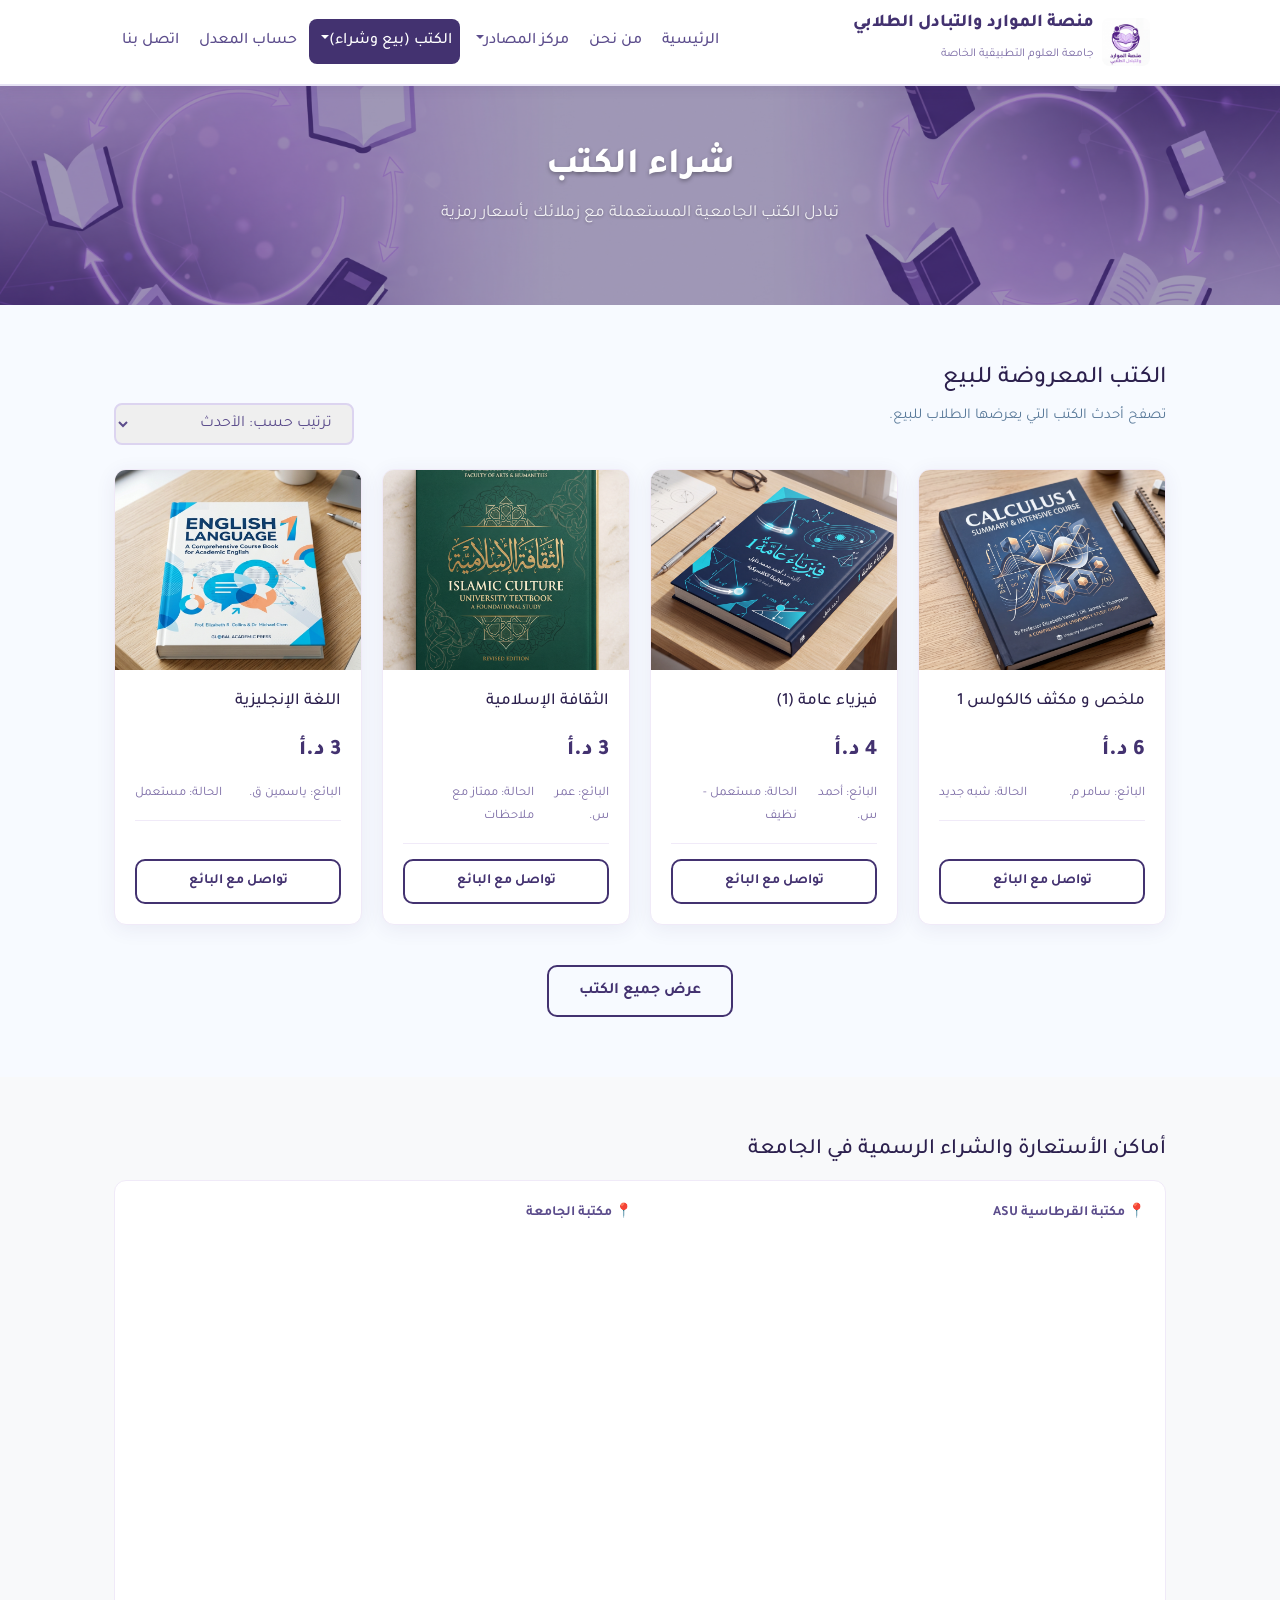
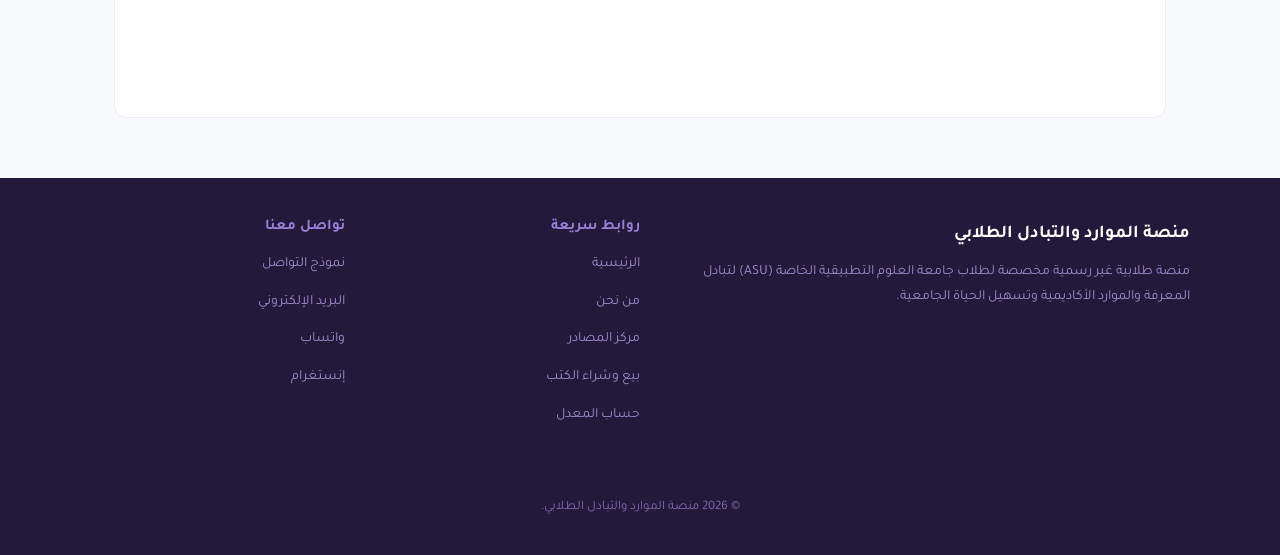
<file: services.html>
<!DOCTYPE html>
<html lang="ar" dir="rtl">

<head>
    <meta charset="UTF-8">
    <meta name="viewport" content="width=device-width, initial-scale=1.0">
    <title>بيع وشراء الكتب - منصة الموارد والتبادل الطلابي</title>
        
    <link rel="stylesheet" href="https://cdn.jsdelivr.net/npm/bootstrap@5.3.3/dist/css/bootstrap.min.css">
    <link rel="stylesheet" href="styles.css">
    <style>
        .book-card {
            background: white;
            border-radius: 12px;
            overflow: hidden;
            box-shadow: 0 4px 20px rgba(67, 50, 112, 0.08);
            border: 1px solid #f0eaf8;
            transition: transform 0.3s, box-shadow 0.3s;
            display: flex;
            flex-direction: column;
        }

        .book-card:hover {
            transform: translateY(-5px);
            box-shadow: 0 12px 30px rgba(67, 50, 112, 0.12);
        }

        .book-img {
            width: 100%;
            height: 200px;
            object-fit: cover;
            background: #f8fafd;
            display: flex;
            align-items: center;
            justify-content: center;
            color: #7b6ba5;
            font-size: 40px;
        }

        .book-info {
            padding: 20px;
            display: flex;
            flex-direction: column;
            flex-grow: 1;
        }

        .book-info .btn {
            margin-top: auto;
        }

        .book-price {
            font-size: 22px;
            font-weight: 800;
            color: #433270;
            margin: 10px 0;
        }

        .book-meta {
            display: flex;
            justify-content: space-between;
            color: #7b6ba5;
            font-size: 13px;
            margin-bottom: 15px;
            padding-bottom: 15px;
            border-bottom: 1px solid #f0eaf8;
        }

        .form-group {
            margin-bottom: 20px;
        }

        .form-group label {
            display: block;
            margin-bottom: 8px;
            color: #2c204d;
            font-weight: 600;
            font-size: 14px;
        }

        .form-control {
            width: 100%;
            padding: 12px 16px;
            border: 2px solid #dcd4f0;
            border-radius: 8px;
            font-family: 'Tajawal', sans-serif;
            font-size: 15px;
            outline: none;
            background: #f8fafd;
            transition: border-color 0.2s;
        }

        .form-control:focus {
            border-color: #6853a8;
            background: #fff;
        }

        textarea.form-control {
            resize: vertical;
            min-height: 100px;
        }

        .map-container {
            border-radius: 12px;
            overflow: hidden;
            border: 2px solid #f0eaf8;
            height: 250px;
        }

        .map-container iframe {
            width: 100%;
            height: 100%;
            border: none;
        }
    </style>
</head>

<body>

    <nav class="navbar navbar-expand-lg" style="background:#ffffff; border-bottom:2px solid #e6e2f4; box-shadow:0 2px 12px rgba(67,50,112,0.1); position:sticky; top:0; z-index:1000;">
    <div class="container-fluid" style="max-width:1100px; margin:0 auto; padding:0 24px;">
        <a class="navbar-brand d-flex align-items-center gap-2" href="index.html">
            <img src="images/logo.jpg" alt="Logo" style="height:48px; border-radius:8px;">
            <div>
                <span style="font-size:18px; font-weight:800; color:#433270; display:block; line-height:1.2;">منصة الموارد والتبادل الطلابي</span>
                <span style="font-size:12px; color:#7b6ba5;">جامعة العلوم التطبيقية الخاصة</span>
            </div>
        </a>
        <button class="navbar-toggler" type="button" data-bs-toggle="collapse" data-bs-target="#mainNav" aria-controls="mainNav" aria-expanded="false" aria-label="Toggle navigation" style="border-color:#433270;">
            <span class="navbar-toggler-icon" style="background-image:url(&quot;data:image/svg+xml,%3csvg xmlns='http://www.w3.org/2000/svg' viewBox='0 0 30 30'%3e%3cpath stroke='%23433270' stroke-linecap='round' stroke-miterlimit='10' stroke-width='2' d='M4 7h22M4 15h22M4 23h22'/%3e%3c/svg%3e&quot;);"></span>
        </button>
        <div class="collapse navbar-collapse" id="mainNav">
            <ul class="navbar-nav me-auto mb-2 mb-lg-0" style="gap:4px;">
                <li class="nav-item"><a class="nav-link" style="color:#5c4d8c; border-radius:8px; font-weight:500;" href="index.html">الرئيسية</a></li>
                <li class="nav-item"><a class="nav-link" style="color:#5c4d8c; border-radius:8px; font-weight:500;" href="about.html">من نحن</a></li>
                <li class="nav-item dropdown">
                    <a class="nav-link dropdown-toggle" style="color:#5c4d8c; border-radius:8px; font-weight:500;" href="#" role="button" data-bs-toggle="dropdown" aria-expanded="false">مركز المصادر</a>
                    <ul class="dropdown-menu dropdown-menu-end" style="border:1px solid #e6e2f4; border-radius:10px; box-shadow:0 8px 20px rgba(67,50,112,0.15);">
                        <li><a class="dropdown-item" style="color:#5c4d8c;" href="curriculum.html">الخطة الشجرية لعلم الحاسوب</a></li>
                        <li><a class="dropdown-item" style="color:#5c4d8c;" href="Resource.html">الموارد البرمجية</a></li>
                    </ul>
                </li>                <li class="nav-item dropdown">
                    <a class="nav-link dropdown-toggle"  style="background:#433270; color:#fff; border-radius:8px; font-weight:500;"  href="#" role="button" data-bs-toggle="dropdown" aria-expanded="false">الكتب (بيع وشراء)</a>
                    <ul class="dropdown-menu dropdown-menu-end" style="border:1px solid #e6e2f4; border-radius:10px; box-shadow:0 8px 20px rgba(67,50,112,0.15);">
                        <li><a class="dropdown-item" style="color:#5c4d8c;" href="services.html">تصفح الكتب المتاحة</a></li>
                        <li><a class="dropdown-item" style="color:#5c4d8c;" href="sell-book.html">اعرض كتابك للبيع</a></li>
                    </ul>
                </li>
                <li class="nav-item"><a class="nav-link" style="color:#5c4d8c; border-radius:8px; font-weight:500;" href="gpa-calculator.html">حساب المعدل</a></li>
                <li class="nav-item"><a class="nav-link" style="color:#5c4d8c; border-radius:8px; font-weight:500;" href="contact.html">اتصل بنا</a></li>
            </ul>
        </div>
    </div>
</nav>

    <div class="page-header" style="background-image: url('images/Generated Image August 05, 2026 - 11_11PM.jpg'); background-size: cover; background-position: center; position: relative;">
        <div style="position: absolute; top: 0; left: 0; right: 0; bottom: 0; background: rgba(67, 50, 112, 0.5); z-index: 1;"></div>
        <div style="position: relative; z-index: 2;">
            <h1 style="text-shadow: 0 2px 4px rgba(0,0,0,0.3);">شراء الكتب</h1>
            <p style="text-shadow: 0 1px 3px rgba(0,0,0,0.3);">تبادل الكتب الجامعية المستعملة مع زملائك بأسعار رمزية</p>
        </div>
    </div>

    <section>
        <div class="container">
            <div style="display: flex; justify-content: space-between; align-items: flex-end; margin-bottom: 24px;">
                <div>
                    <h2 style="color: #2c204d; font-size: 24px; margin-bottom: 8px;">الكتب المعروضة للبيع</h2>
                    <p style="color: #5a7a9a; font-size: 15px;">تصفح أحدث الكتب التي يعرضها الطلاب للبيع.</p>
                </div>
                <div>
                    <select
                        style="padding: 10px 16px; border: 2px solid #dcd4f0; border-radius: 8px; font-family: 'Tajawal'; outline: none; color: #5c4d8c;">
                        <option>ترتيب حسب: الأحدث</option>
                        <option>ترتيب حسب: السعر (الأقل)</option>
                        <option>ترتيب حسب: السعر (الأعلى)</option>
                    </select>
                </div>
            </div>

            <div class="grid-4" style="margin-bottom: 40px;">

                <div class="book-card">
                    <img class="book-img" src="images/calculus-1.jpg" alt="ملخص و مكثف كالكولس 1">
                    <div class="book-info">
                        <h3 style="font-size: 17px; color: #2c204d; line-height: 1.4;">ملخص و مكثف كالكولس 1</h3>
                        <div class="book-price">6 د.أ</div>
                        <div class="book-meta">
                            <span>البائع: سامر م.</span>
                            <span>الحالة: شبه جديد</span>
                        </div>
                        <button class="btn btn-outline" style="width: 100%; padding: 10px; font-size: 14px;">تواصل مع
                            البائع</button>
                    </div>
                </div>

                <div class="book-card">
                    <img class="book-img" src="images/physics-1.jpg" alt="فيزياء عامة (1)">
                    <div class="book-info">
                        <h3 style="font-size: 17px; color: #2c204d; line-height: 1.4;">فيزياء عامة (1)</h3>
                        <div class="book-price">4 د.أ</div>
                        <div class="book-meta">
                            <span>البائع: أحمد س.</span>
                            <span>الحالة: مستعمل - نظيف</span>
                        </div>
                        <button class="btn btn-outline" style="width: 100%; padding: 10px; font-size: 14px;">تواصل مع
                            البائع</button>
                    </div>
                </div>

                <div class="book-card">
                    <img class="book-img" src="images/islamic-culture.jpg" alt="الثقافة الاسلامية">
                    <div class="book-info">
                        <h3 style="font-size: 17px; color: #2c204d; line-height: 1.4;">الثقافة الإسلامية</h3>
                        <div class="book-price">3 د.أ</div>
                        <div class="book-meta">
                            <span>البائع: عمر س.</span>
                            <span>الحالة: ممتاز مع ملاحظات</span>
                        </div>
                        <button class="btn btn-outline" style="width: 100%; padding: 10px; font-size: 14px;">تواصل مع
                            البائع</button>
                    </div>
                </div>

                <div class="book-card">
                    <img class="book-img" src="images/english.jpg" alt="اللغة الانجليزية">
                    <div class="book-info">
                        <h3 style="font-size: 17px; color: #2c204d; line-height: 1.4;">اللغة الإنجليزية</h3>
                        <div class="book-price">3 د.أ</div>
                        <div class="book-meta">
                            <span>البائع: ياسمين ق.</span>
                            <span>الحالة: مستعمل</span>
                        </div>
                        <button class="btn btn-outline" style="width: 100%; padding: 10px; font-size: 14px;">تواصل مع
                            البائع</button>
                    </div>
                </div>

            </div>

            <div style="text-align: center;">
                <button class="btn btn-outline" style="padding: 12px 30px;" onclick="alert(يتم عرض جميع الكتب المتاحة حالياً.);">عرض جميع الكتب</button>
            </div>

        </div>
    </section>

    <section class="bg-light">
        <div class="container">
            <div style="margin: 0 auto; width: 100%; max-width: 1200px;">
                <h3 style="font-size: 22px; color: #2c204d; margin-bottom: 16px;">أماكن الأستعارة والشراء الرسمية في الجامعة</h3>
                <div style="background: white; padding: 20px; border-radius: 12px; border: 1px solid #f0eaf8;">
                    <div style="display: grid; grid-template-columns: repeat(auto-fit, minmax(350px, 1fr)); gap: 16px;">
                        <div>
                            <div style="font-size: 14px; font-weight: 700; color: #5c4d8c; margin-bottom: 8px;">📍
                                مكتبة القرطاسية ASU</div>
                            <iframe
                                src="https://maps.google.com/maps?q=32.0410185,35.9027815&hl=ar&z=17&output=embed"
                                width="100%" height="450" style="border:0; border-radius: 8px;" allowfullscreen=""
                                loading="lazy"></iframe>
                        </div>
                        <div>
                            <div style="font-size: 14px; font-weight: 700; color: #5c4d8c; margin-bottom: 8px;">📍
                                مكتبة الجامعة</div>
                            <iframe
                                src="https://maps.google.com/maps?q=32.0384264,35.9009485&hl=ar&z=17&output=embed"
                                width="100%" height="450" style="border:0; border-radius: 8px;" allowfullscreen=""
                                loading="lazy"></iframe>
                        </div>
                    </div>
                </div>
            </div>
        </div>
    </section>

    <footer>
        <div class="footer-inner">
            <div class="footer-brand">
                <strong>منصة الموارد والتبادل الطلابي</strong>
                <p>منصة طلابية غير رسمية مخصصة لطلاب جامعة العلوم التطبيقية الخاصة (ASU) لتبادل المعرفة والموارد
                    الأكاديمية وتسهيل الحياة الجامعية.</p>
            </div>
            <div class="footer-col">
                <h4>روابط سريعة</h4>
                <ul>
                    
                    <li><a href="index.html">الرئيسية</a></li>
                    
                    <li><a href="about.html">من نحن</a></li>
                    
                    <li><a href="Resource.html">مركز المصادر</a></li>
                    <li><a href="services.html" class="active">بيع وشراء الكتب</a></li>
                    <li><a href="gpa-calculator.html">حساب المعدل</a></li>
                </ul>
            </div>
            <div class="footer-col">
                <h4>تواصل معنا</h4>
                <ul>
                    
                    <li><a href="contact.html">نموذج التواصل</a></li>
                    <li><a href="mailto:amrhaswah12@gmail.com">البريد الإلكتروني</a></li>
                    <li><a href="#">واتساب</a></li>
                    <li><a href="#">إنستغرام</a></li>
                </ul>
            </div>
        </div>
        <div class="footer-bottom">
            <p>&copy; 2026 منصة الموارد والتبادل الطلابي.</p>
        </div>
    </footer>


<script src="https://cdn.jsdelivr.net/npm/bootstrap@5.3.3/dist/js/bootstrap.bundle.min.js"></script>
<script src="services.js"></script>
</body>

</html>
</file>
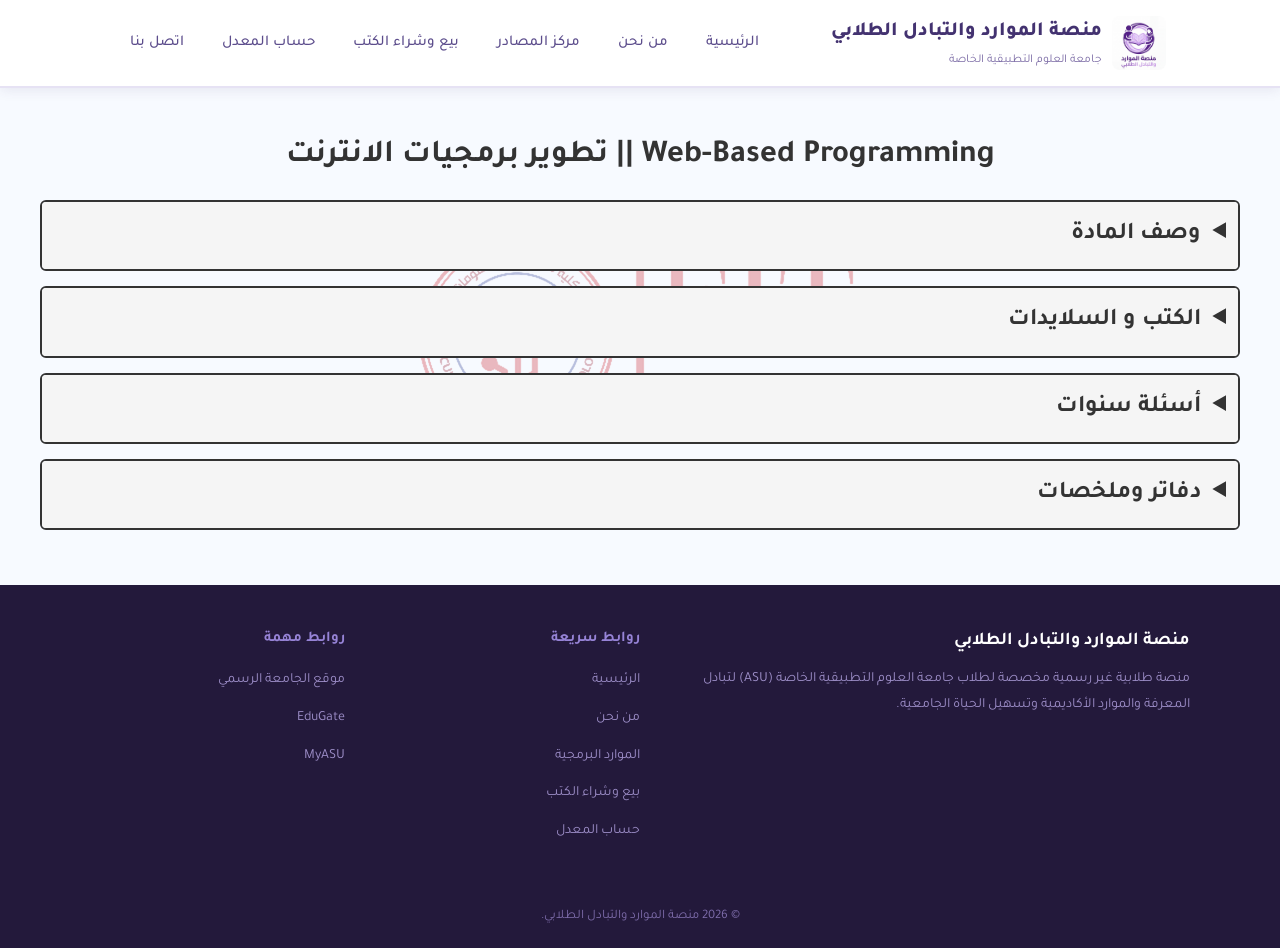
<file: Subjects/Template/Template.html>
<!DOCTYPE html>
<html lang="ar"  dir = "rtl">
<head>
    <meta charset="UTF-8">
    <meta name="viewport" content="width=device-width, initial-scale=1.0">
    <title>منصة الموارد الطلابية  | مادة تجريبية</title>  
    <link rel="stylesheet" href="../../styles.css">     
     <style>
            .transparent-bg-container {
            
            position: relative; 
            padding: 40px;
            color: #333333;
            
            isolation: isolate; 
            }

            .transparent-bg-container::before {
            content: "";
            
            position: absolute;
            top: 0;
            left: 0;
            width: 100%;
            height: 100%;
            
            background-image: url(../../images/FIT\ logo.png);
            background-size: auto;
            background-position: center;
            background-repeat: no-repeat;
            opacity: 0.3; 
            
            z-index: -1; 
            }

            summary {
            font-size: 1.5em; 
            font-weight: bold; 
            cursor: pointer; 
            text-align: right;
            padding: 12px;
            font-weight: bold;
            cursor: pointer;
            background-color: #f5f5f5;
            outline: none;
            
            }
            details{
                margin-right: 20px; 
                border: 2px solid #333333;
                border-radius: 6px;
                margin: 15px 0;
                background-color: #ffffff;
                overflow: hidden;
            }
            detail ul li{
                list-style: circle;
                margin-right: 50px;
                font-size: 40px;
            }
            
        </style>
</head>
<body> 
     <nav>
    <div class="nav-inner">
        <div class="nav-logo">
            <img src="../../images/logo.jpg" alt="Logo" style="height: 54px; border-radius: 8px;">
            <div>
                <span>منصة الموارد والتبادل الطلابي<br><span class="logo-sub">جامعة العلوم التطبيقية الخاصة</span></span>
            </div>
        </div>
        <ul class="nav-links">
        <li><a href="../../index.html">الرئيسية</a></li>
        <li><a href="../../about.html">من نحن</a></li>
        <li class="dropdown">
            <button type="button" class="dropdown-toggle">مركز المصادر</button>
            <ul class="dropdown-menu">
            <li><a href="../../curriculum.html">الخطة الشجرية لعلم الحاسوب</a></li>
            <li><a href="../../Resource.html">الموارد البرمجية </a></li>
        </ul>
    </li>
    <li><a href="../../services.html">بيع وشراء الكتب</a></li>
    <li><a href="../../gpa-calculator.html" >حساب المعدل</a></li>
    <li><a href="../../contact.html">اتصل بنا</a></li>
</ul>
    </div>
</nav>

<div class="transparent-bg-container">
    <h1 style="text-align: center;">Web-Based Programming || تطوير برمجيات الانترنت</h1>
    <div>
        <details>
        <summary>وصف المادة</summary>
        <ul>
            <li><a href="Web-Based Programming Syllabus (Practical).docx" target="_blank">تحميل وصف المادة</a></li>
        </ul>
        </details>
    </div>
    <div>
        <details>
        <summary>الكتب و السلايدات</summary>
        <ul>
            <li><a href="Books and Slides/Web Ch. 1 [Introduction].pdf" target="_blank">Web Ch. 1 [Introduction]</a></li>
            <li><a href="Books and Slides/Web Ch. 2 [HTML] Part 1.pdf" target="_blank">Web Ch. 2 [HTML] Part 1</a></li>
            <li><a href="Books and Slides/Web Ch. 2 [HTML] Part 2.pdf" target="_blank">Web Ch. 2 [HTML] Part 2</a></li>
        </ul>
        </details>
    </div>
    
   <div>
        <details>
        <summary>أسئلة سنوات</summary>
        <ul>
            <li><a href="Past exams/Web - Final - 20251.pdf" target="_blank">Web - Final - 20251</a></li>
            <li><a href="Past exams/Web - Final - 20252.pdf" target="_blank">Web - Final - 20252</a></li>
        </ul>
        </details>
    </div>
    
    <div>
        <details>
        <summary>دفاتر وملخصات</summary>
        <ul>
            <li><a href="Summary/Web Summary.pdf" target="_blank">الاختيار رقم 1</a></li>
            <li><a href="Summary/Summary2.pdf" target="_blank">الاختيار رقم 1</a></li>
        </ul>
        </details>
    </div>
</div> 
    <footer>
    <div class="footer-inner">
        <div class="footer-brand">
            <strong>منصة الموارد والتبادل الطلابي</strong>
            <p>منصة طلابية غير رسمية مخصصة لطلاب جامعة العلوم التطبيقية الخاصة (ASU) لتبادل المعرفة والموارد الأكاديمية وتسهيل الحياة الجامعية.</p>
        </div>
        <div class="footer-col">
            <h4>روابط سريعة</h4>
            <ul>
                <li><a href="index.html">الرئيسية</a></li>
                <li><a href="about.html">من نحن</a></li>
                <li><a href="Resource.html">الموارد البرمجية</a></li>
                <li><a href="../../services.html">بيع وشراء الكتب</a></li>
                <li><a href="gpa-calculator.html">حساب المعدل</a></li>
            </ul>
        </div>
        <div class="footer-col">
            <h4>روابط مهمة</h4>
            <ul>
            
                <li><a href="https://asu.edu.jo/en/Pages/default.aspx">موقع الجامعة الرسمي </a></li>
                <li><a href="https://edugate.asu.edu.jo">EduGate</a></li>
                <li><a href="https://my.asu.edu.jo">MyASU</a></li>
            </ul>
        </div>
    </div>
    <div class="footer-bottom">
        <p>&copy; 2026 منصة الموارد والتبادل الطلابي.</p>
    </div>
</footer>
</body>
</html>
</file>
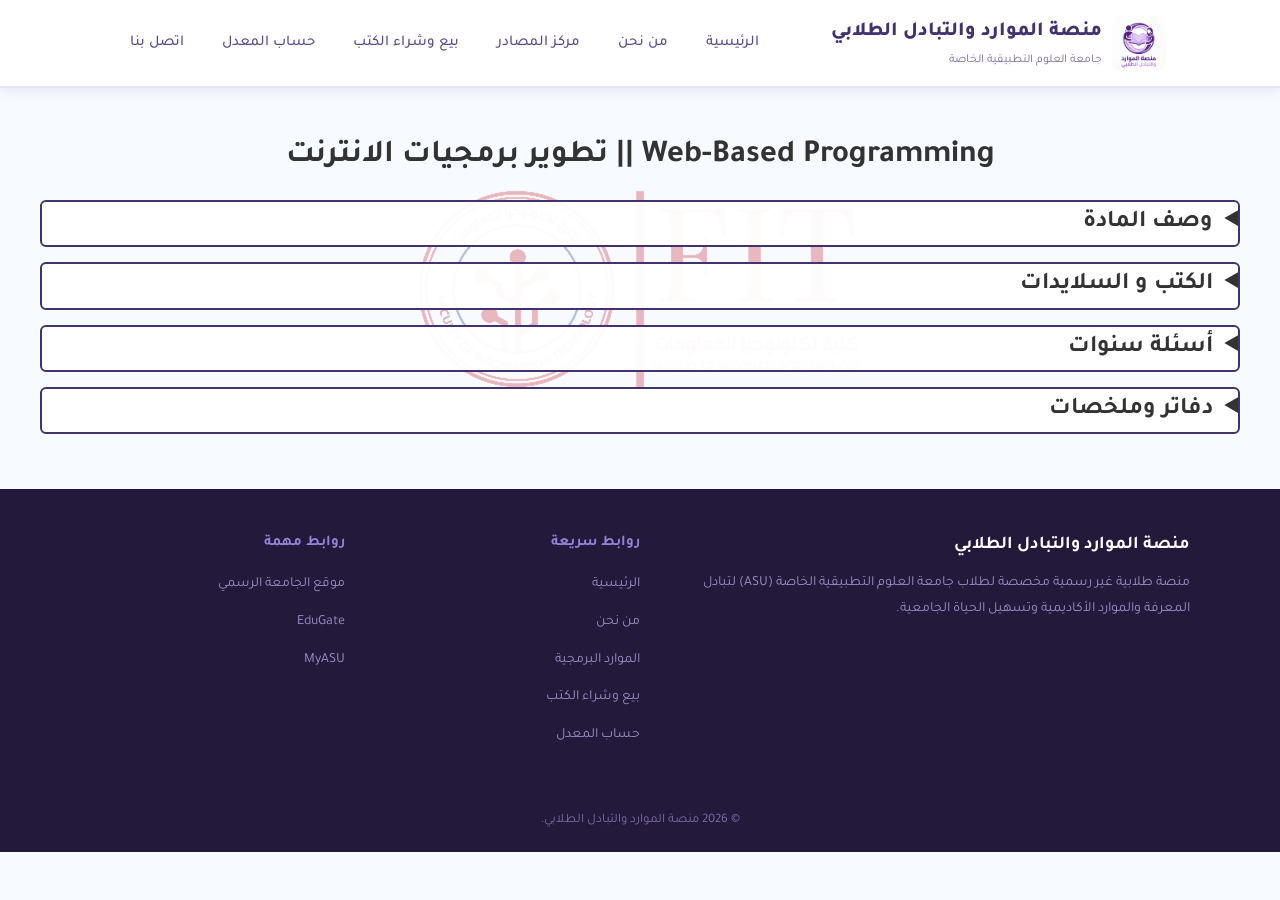
<file: Subjects/Web programming/web programming 1301213.html>
<!DOCTYPE html>
<html lang="ar" dir = "autp">
<head>
    <meta charset="UTF-8">
    <meta name="viewport" content="width=device-width, initial-scale=1.0">
    <link rel="stylesheet" href="../../styles.css">
        <title>منصة الموارد الطلابية  | تطوير برمجيات الانترنت</title>
        <style>
            .transparent-bg-container {
            
            position: relative; 
            padding: 40px;
            color: #333333;
            
            isolation: isolate; 
            }

            .transparent-bg-container::before {
            content: "";
            
            position: absolute;
            top: 0;
            left: 0;
            width: 100%;
            height: 100%;
            background-image: url(../../images/FIT\ logo.png);
            background-size: auto;
            background-position: center;
            background-repeat: no-repeat;
            opacity: 0.3; 
            
            z-index: -1; 
            }

            summary {
            font-size: 1.5em; 
            font-weight: bold; 
            cursor: pointer; 
            text-align: right;
            
            }
             summary:hover, li a:hover {
            background-color: #f0eaf8;
            color: #433270
            }
            details{
                margin-right: 20px; 
                border: 2px solid #433270;
                border-radius: 6px;
                border-width: 100%;
                margin: 15px 0;
                background-color: #fffffff1;
                overflow: hidden;
            }
            details ul{
                padding: 15px;
            }
            details li{
                list-style: circle;
                margin-right: 50px;
                font-size: 18px;
                
            }
            
        </style>
</head>
<body> 
     <nav>
    <div class="nav-inner">
        <div class="nav-logo">
            <img src="../../images/logo.jpg" alt="Logo" style="height: 54px; border-radius: 8px;">
            <div>
                <span>منصة الموارد والتبادل الطلابي<br><span class="logo-sub">جامعة العلوم التطبيقية الخاصة</span></span>
            </div>
        </div>
        <ul class="nav-links">
        <li><a href="../../index.html">الرئيسية</a></li>
        <li><a href="../../about.html">من نحن</a></li>
        <li class="dropdown">
            <button type="button" class="dropdown-toggle">مركز المصادر</button>
            <ul class="dropdown-menu">
            <li><a href="../../curriculum.html">الخطة الشجرية لعلم الحاسوب</a></li>
            <li><a href="../../Resource.html">الموارد البرمجية </a></li>
        </ul>
    </li>
    <li><a href="../../services.html">بيع وشراء الكتب</a></li>
    <li><a href="../../gpa-calculator.html">حساب المعدل</a></li>
    <li><a href="../../contact.html">اتصل بنا</a></li>
</ul>
    </div>
</nav>

<div class="transparent-bg-container">
    <h1 style="text-align: center;">Web-Based Programming || تطوير برمجيات الانترنت</h1>
    <div>
        <details>
        <summary>وصف المادة</summary>
        <ul>
            <li><a href="Web-Based Programming Syllabus (Practical).docx" target="_blank">تحميل وصف المادة</a></li>
        </ul>
        </details>
    </div>
    <div>
        <details>
        <summary>الكتب و السلايدات</summary>
        <ul>
            <li><a href="Books and Slides/Web Ch. 1 [Introduction].pdf" target="_blank">Web Ch. 1 [Introduction]</a></li>
            <li><a href="Books and Slides/Web Ch. 2 [HTML] Part 1.pdf" target="_blank">Web Ch. 2 [HTML] Part 1</a></li>
            <li><a href="Books and Slides/Web Ch. 2 [HTML] Part 2.pdf" target="_blank">Web Ch. 2 [HTML] Part 2</a></li>
        </ul>
        </details>
    </div>
    
   <div>
        <details>
        <summary>أسئلة سنوات</summary>
        <ul>
            <li><a href="Past exams/Web - Final - 20251.pdf" target="_blank">Web - Final - 20251</a></li>
            <li><a href="Past exams/Web - Final - 20252.pdf" target="_blank">Web - Final - 20252</a></li>
        </ul>
        </details>
    </div>
    
    <div>
        <details>
        <summary>دفاتر وملخصات</summary>
        <ul>
            <li><a href="Summary/Web Summary.pdf" target="_blank">الاختيار رقم 1</a></li>
            <li><a href="Summary/Summary2.pdf" target="_blank">الاختيار رقم 1</a></li>
        </ul>
        </details>
    </div>
</div> 
    <footer>
    <div class="footer-inner">
        <div class="footer-brand">
            <strong>منصة الموارد والتبادل الطلابي</strong>
            <p>منصة طلابية غير رسمية مخصصة لطلاب جامعة العلوم التطبيقية الخاصة (ASU) لتبادل المعرفة والموارد الأكاديمية وتسهيل الحياة الجامعية.</p>
        </div>
        <div class="footer-col">
            <h4>روابط سريعة</h4>
            <ul>
                <li><a href="index.html">الرئيسية</a></li>
                <li><a href="about.html">من نحن</a></li>
                <li><a href="Resource.html">الموارد البرمجية</a></li>
                <li><a href="../../services.html">بيع وشراء الكتب</a></li>
                <li><a href="gpa-calculator.html">حساب المعدل</a></li>
            </ul>
        </div>
        <div class="footer-col">
            <h4>روابط مهمة</h4>
            <ul>
            
                <li><a href="https://asu.edu.jo/en/Pages/default.aspx">موقع الجامعة الرسمي </a></li>
                <li><a href="https://edugate.asu.edu.jo">EduGate</a></li>
                <li><a href="https://my.asu.edu.jo">MyASU</a></li>
            </ul>
        </div>
    </div>
    <div class="footer-bottom">
        <p>&copy; 2026 منصة الموارد والتبادل الطلابي.</p>
    </div>
</footer>
</body>
</html>
</file>
<file: styles.css>
@import url('https://fonts.googleapis.com/css2?family=Tajawal:wght@300;400;500;700;800&display=swap');

* {
    margin: 0;
    padding: 0;
    box-sizing: border-box;
}

body {
    font-family: 'Tajawal', sans-serif;
    direction: rtl;
    background-color: #f8fafd;
    color: #2a2438;
    font-size: 16px;
    line-height: 1.7;
}

a {
    text-decoration: none;
    color: inherit;
}

img {
    max-width: 100%;
    display: block;
}

.container {
    max-width: 1100px;
    margin: 0 auto;
    padding: 0 24px;
}

nav {
    background-color: #ffffff;
    border-bottom: 2px solid #e6e2f4;
    position: sticky;
    top: 0;
    z-index: 100;
    box-shadow: 0 2px 12px rgba(67, 50, 112, 0.1);
}

.nav-inner {
    display: flex;
    align-items: center;
    justify-content: space-between;
    padding: 14px 24px;
    max-width: 1100px;
    margin: 0 auto;
    flex-wrap: wrap;
}

.nav-logo {
    display: flex;
    align-items: center;
    gap: 10px;
}

.nav-logo span {
    font-size: 20px;
    font-weight: 800;
    color: #433270;
}

.nav-logo .logo-sub {
    font-size: 12px;
    font-weight: 400;
    color: #7b6ba5;
    display: block;
}

.nav-links {
    display: flex;
    list-style: none;
    gap: 6px;
    align-items: center;
    flex-wrap: wrap;
}

.nav-links li a,
.nav-links li .dropdown-toggle {
    display: block;
    padding: 8px 16px;
    border-radius: 8px;
    font-weight: 500;
    font-size: 15px;
    color: #5c4d8c;
    background: transparent;
    border: none;
    font-family: inherit;
    cursor: pointer;
    transition: background-color 0.2s, color 0.2s;
}

.nav-links li a:hover,
.nav-links li .dropdown-toggle:hover {
    background-color: #f0eaf8;
    color: #433270;
}

.nav-links li a.active {
    background-color: #433270;
    color: #ffffff;
}


.dropdown {
    position: relative;
}


.dropdown::after {
    content: '';
    position: absolute;
    top: 100%;
    right: 0;
    width: 100%;
    height: 10px;
}

.dropdown-menu {
    display: none;
    position: absolute;
    top: 100%;
    right: 0;
    background-color: #ffffff;
    min-width: 200px;
    box-shadow: 0px 8px 20px rgba(67, 50, 112, 0.15);
    list-style: none;
    padding: 8px;
    margin: 4px 0 0 0;
    border-radius: 10px;
    border: 1px solid #e6e2f4;
    z-index: 1000;
}

.dropdown-menu li {
    width: 100%;
}

.dropdown-menu li a {
    padding: 10px 14px;
    display: block;
    color: #5c4d8c;
    text-align: right;
    white-space: nowrap;
    border-radius: 6px;
    font-weight: 500;
    border: none;
}

.dropdown-menu li a:hover {
    background-color: #f0eaf8;
    color: #433270 !important;
}


.dropdown:hover .dropdown-menu,
.dropdown:focus-within .dropdown-menu {
    display: block;
}

.page-header {
    background: linear-gradient(135deg, #433270 0%, #6853a8 100%);
    color: white;
    padding: 60px 24px;
    text-align: center;
}

.page-header h1 {
    font-size: 36px;
    font-weight: 800;
    margin-bottom: 10px;
}

.page-header p {
    font-size: 17px;
    opacity: 0.88;
}

section {
    padding: 60px 0;
}


.card {
    background: #ffffff;
    border-radius: 14px;
    padding: 28px;
    box-shadow: 0 4px 18px rgba(67, 50, 112, 0.08);
    transition: transform 0.25s, box-shadow 0.25s;
    border: 1px solid #f0eaf8;
}

.card:hover {
    transform: translateY(-5px);
    box-shadow: 0 10px 30px rgba(67, 50, 112, 0.18);
}

.btn {
    display: inline-block;
    padding: 12px 28px;
    border-radius: 10px;
    font-family: 'Tajawal', sans-serif;
    font-size: 16px;
    font-weight: 700;
    cursor: pointer;
    transition: all 0.25s;
    border: none;
    text-align: center;
}

.btn-primary {
    background: linear-gradient(135deg, #433270, #6853a8);
    color: white;
}

.btn-primary:hover {
    background: linear-gradient(135deg, #2c204d, #524189);
    transform: translateY(-2px);
    box-shadow: 0 6px 18px rgba(67, 50, 112, 0.35);
}

.btn-outline {
    background: transparent;
    color: #433270;
    border: 2px solid #433270;
}

.btn-outline:hover {
    background: #433270;
    color: white;
}

.grid-2 {
    display: grid;
    grid-template-columns: 1fr 1fr;
    gap: 24px;
}


.grid-4 {
    display: grid;
    grid-template-columns: repeat(4, 1fr);
    gap: 20px;
}

form .form-group {
    margin-bottom: 20px;
}

form label {
    display: block;
    font-weight: 600;
    margin-bottom: 7px;
    color: #2a2438;
    font-size: 15px;
}

form input,
form select,
form textarea {
    width: 100%;
    padding: 11px 16px;
    border: 2px solid #dcd4f0;
    border-radius: 9px;
    font-family: 'Tajawal', sans-serif;
    font-size: 15px;
    color: #2a2438;
    background: #f8fafd;
    transition: border-color 0.2s;
    outline: none;
}

form input:focus,
form select:focus,
form textarea:focus {
    border-color: #6853a8;
    background: #ffffff;
}

form textarea {
    resize: vertical;
    min-height: 120px;
}

footer {
    background: #23193b;
    color: #c0b4de;
    padding: 40px 24px 20px;
}

.footer-inner {
    max-width: 1100px;
    margin: 0 auto;
    display: grid;
    grid-template-columns: 2fr 1fr 1fr;
    gap: 40px;
    padding-bottom: 30px;
    
}

.footer-brand p {
    margin-top: 10px;
    font-size: 14px;
    line-height: 1.8;
    color: #9d8ec8;
}

.footer-brand strong {
    font-size: 18px;
    color: #ffffff;
}

.footer-col h4 {
    color: #9683d6;
    font-size: 15px;
    font-weight: 700;
    margin-bottom: 14px;
}

.footer-col ul {
    list-style: none;
}

.footer-col ul li {
    margin-bottom: 9px;
}

.footer-col ul li a {
    color: #9d8ec8;
    font-size: 14px;
    transition: color 0.2s;
}

.footer-col ul li a:hover {
    color: #9683d6;
}

.footer-bottom {
    max-width: 1100px;
    margin: 20px auto 0;
    text-align: center;
    font-size: 13px;
    color: #7d6caa;
}


.bg-light { background-color: #f6f4fa; }


@media (max-width: 992px) {
    .grid-4 { grid-template-columns: repeat(2, 1fr); }
    .footer-inner { grid-template-columns: 1fr 1fr; }
}

@media (max-width: 768px) {
    .grid-4, .grid-2 { grid-template-columns: 1fr; }
    .nav-inner { flex-direction: column; gap: 16px; padding: 16px; }
    .nav-links { flex-wrap: wrap; justify-content: center; }
    .footer-inner { grid-template-columns: 1fr; gap: 30px; text-align: center; }
}

@media (max-width: 480px) {
    .page-header h1 { font-size: 28px; }
    .section-title { font-size: 24px; }
    .nav-links li a { font-size: 14px; padding: 6px 10px; }
}





* {
    margin: 0;
    padding: 0;
    box-sizing: border-box;
}

html {
    scroll-behavior: smooth;
}

body {
    font-family: 'Tajawal', sans-serif;
    background: #f7faff;
    color: #17233c;
    line-height: 1.8;
}

a {
    text-decoration: none;
    color: inherit;
}

.container {
    width: min(1180px, 90%);
    margin: auto;
}




.hero {
    position: relative;
    overflow: hidden;
    background:
        radial-gradient(circle at 85% 25%, rgba(51, 181, 171, 0.18), transparent 30%),
        linear-gradient(135deg, #2a1d47 0%, #38265e 55%, #3a2860 100%);
    color: white;
}

.hero-content {
    min-height: 590px;
    display: grid;
    grid-template-columns: 1.05fr 0.95fr;
    align-items: center;
    gap: 50px;
}

.small-title {
    display: inline-flex;
    align-items: center;
    gap: 9px;
    background: rgba(255, 255, 255, 0.1);
    border: 1px solid rgba(255, 255, 255, 0.15);
    padding: 7px 15px;
    border-radius: 30px;
    color: #a9eee7;
    font-size: 13px;
    font-weight: 700;
    margin-bottom: 20px;
}

.small-title span {
    width: 7px;
    height: 7px;
    border-radius: 50%;
    background: #b0a0e0;
}

.hero h1 {
    font-size: clamp(42px, 5vw, 68px);
    line-height: 1.2;
    font-weight: 800;
    margin-bottom: 22px;
    letter-spacing: -1.5px;
}

.hero h1 span {
    color: #9683d6;
    display: block;
}

.hero-text > p {
    max-width: 600px;
    color: #d8e4f2;
    font-size: 17px;
    line-height: 2;
    margin-bottom: 30px;
}

.hero-buttons {
    display: flex;
    align-items: center;
    gap: 14px;
}

.primary-button,
.secondary-button {
    display: inline-flex;
    align-items: center;
    justify-content: center;
    gap: 12px;
    min-width: 145px;
    padding: 13px 23px;
    border-radius: 11px;
    font-size: 14px;
    font-weight: 700;
    transition: 0.3s ease;
}

.primary-button {
    background: #4ed6ca;
    color: #092d38;
}

.primary-button:hover {
    background: #72e3da;
    transform: translateY(-3px);
}

.secondary-button {
    border: 1px solid rgba(255, 255, 255, 0.25);
    color: white;
    background: rgba(255, 255, 255, 0.05);
}

.secondary-button:hover {
    background: rgba(255, 255, 255, 0.12);
}




.tree-container {
    height: 440px;
    position: relative;
}

.tree-glow {
    width: 330px;
    height: 330px;
    background: rgba(62, 215, 201, 0.13);
    filter: blur(40px);
    position: absolute;
    top: 50%;
    left: 50%;
    transform: translate(-50%, -50%);
    border-radius: 50%;
}

.tree-circle {
    position: absolute;
    display: flex;
    align-items: center;
    justify-content: center;
    flex-direction: column;
    text-align: center;
    border-radius: 50%;
    z-index: 2;
}

.main-circle {
    width: 145px;
    height: 145px;
    background: linear-gradient(145deg, #9683d6, #168f8b);
    color: #073b48;
    box-shadow: 0 20px 50px rgba(0, 0, 0, 0.25);
    top: 43%;
    left: 50%;
    transform: translate(-50%, -50%);
}

.main-circle span {
    font-size: 36px;
    margin-bottom: 3px;
}

.main-circle strong {
    font-size: 16px;
}

.branch {
    width: 90px;
    height: 90px;
    background: rgba(255, 255, 255, 0.09);
    border: 1px solid rgba(255, 255, 255, 0.2);
    backdrop-filter: blur(10px);
    color: white;
    transition: 0.3s ease;
}

.branch:hover {
    background: rgba(255, 255, 255, 0.17);
    transform: scale(1.07);
}

.branch span {
    font-size: 25px;
    margin-bottom: 2px;
}

.branch small {
    font-size: 11px;
    color: #d9f5f2;
}

.branch-one {
    top: 4%;
    right: 9%;
}

.branch-two {
    top: 16%;
    left: 7%;
}

.branch-three {
    bottom: 8%;
    right: 7%;
}

.branch-four {
    bottom: 1%;
    left: 13%;
}

.tree-line {
    position: absolute;
    height: 2px;
    background: rgba(108, 227, 216, 0.5);
    transform-origin: right center;
    z-index: 1;
}

.line-one {
    width: 170px;
    top: 35%;
    right: 28%;
    transform: rotate(-36deg);
}

.line-two {
    width: 180px;
    top: 38%;
    left: 28%;
    transform: rotate(36deg);
}

.line-three {
    width: 180px;
    bottom: 29%;
    right: 27%;
    transform: rotate(34deg);
}




section {
    padding: 95px 0;
}

.section-heading {
    max-width: 720px;
    margin-bottom: 55px;
}

.section-heading.center {
    text-align: center;
    margin-left: auto;
    margin-right: auto;
}

.section-label {
    color: #07847f;
    font-size: 14px;
    font-weight: 800;
    display: inline-block;
    margin-bottom: 12px;
    position: relative;
}

.section-label::before {
    content: "";
    display: inline-block;
    width: 25px;
    height: 3px;
    border-radius: 10px;
    background: #43c8be;
    margin-left: 9px;
    vertical-align: middle;
}

.section-heading h2 {
    color: #17233c;
    font-size: clamp(30px, 4vw, 43px);
    line-height: 1.4;
    margin-bottom: 15px;
    font-weight: 800;
}

.section-heading h2 span {
    color: #07847f;
}

.section-heading p {
    color: #718096;
    font-size: 16px;
    line-height: 2;
}




.about-section {
    background: #ffffff;
}

.about-grid {
    display: grid;
    grid-template-columns: 1.3fr 1fr 1fr;
    gap: 20px;
}

.about-card {
    padding: 32px;
    border: 1px solid #e9eef6;
    border-radius: 18px;
    background: #ffffff;
    box-shadow: 0 12px 35px rgba(30, 59, 100, 0.05);
    transition: 0.3s ease;
}

.about-card:hover {
    transform: translateY(-7px);
    box-shadow: 0 18px 40px rgba(30, 59, 100, 0.1);
    border-color: #bfe8e4;
}

.large-card {
    background: linear-gradient(145deg, #f0fbfa, #ffffff);
}

.card-icon {
    width: 55px;
    height: 55px;
    border-radius: 15px;
    display: flex;
    align-items: center;
    justify-content: center;
    font-size: 25px;
    margin-bottom: 20px;
}

.mission-icon {
    background: #dff7f4;
}

.vision-icon {
    background: #e9f0ff;
}

.values-icon {
    background: #fff2d8;
}

.about-card h3 {
    font-size: 21px;
    margin-bottom: 10px;
    color: #17233c;
}

.about-card p {
    color: #718096;
    font-size: 14px;
    line-height: 2;
}




.features-section {
    background: #f5f9fd;
}

.features-grid {
    display: grid;
    grid-template-columns: repeat(4, 1fr);
    gap: 20px;
}

.feature-card {
    background: white;
    border-radius: 18px;
    padding: 30px 25px;
    border: 1px solid #e8eef6;
    position: relative;
    overflow: hidden;
    transition: 0.3s ease;
}

.feature-card:hover {
    transform: translateY(-7px);
    border-color: #b7e6e2;
    box-shadow: 0 15px 35px rgba(25, 75, 110, 0.08);
}

.feature-number {
    position: absolute;
    top: 15px;
    left: 20px;
    color: #e6edf5;
    font-size: 42px;
    font-weight: 800;
}

.feature-icon {
    width: 58px;
    height: 58px;
    border-radius: 16px;
    background: #e7f7f5;
    display: flex;
    align-items: center;
    justify-content: center;
    font-size: 27px;
    margin-bottom: 22px;
}

.feature-card h3 {
    font-size: 18px;
    margin-bottom: 10px;
}

.feature-card p {
    color: #748095;
    font-size: 13px;
    line-height: 2;
}




.why-section {
    background: white;
}

.why-content {
    display: grid;
    grid-template-columns: 1fr 0.8fr;
    align-items: center;
    gap: 100px;
}

.why-text {
    max-width: 620px;
}

.why-text h2 {
    font-size: clamp(30px, 4vw, 43px);
    line-height: 1.4;
    margin-bottom: 18px;
}

.why-text h2 span {
    color: #433270;
}

.why-text > p {
    color: #718096;
    font-size: 15px;
    line-height: 2;
    margin-bottom: 25px;
}

.check-list {
    display: grid;
    gap: 12px;
}

.check-item {
    display: flex;
    align-items: center;
    gap: 12px;
}

.check-item span {
    width: 25px;
    height: 25px;
    background: #e0f6f3;
    color: #07847f;
    border-radius: 50%;
    display: flex;
    align-items: center;
    justify-content: center;
    font-weight: 800;
    font-size: 13px;
}

.check-item p {
    color: #4b5870;
    font-size: 14px;
    font-weight: 600;
}

.stats-box {
    background: linear-gradient(145deg, #102b53, #0a6e70);
    padding: 45px;
    border-radius: 25px;
    color: white;
    display: grid;
    grid-template-columns: 1fr;
    gap: 25px;
    box-shadow: 0 25px 60px rgba(15, 55, 90, 0.2);
}

.stat {
    display: flex;
    align-items: center;
    justify-content: space-between;
    border-bottom: 1px solid rgba(255,255,255,0.12);
    padding-bottom: 20px;
}

.stat:last-child {
    border-bottom: none;
    padding-bottom: 0;
}

.stat strong {
    color: #55d9cd;
    font-size: 34px;
    font-weight: 800;
}

.stat span {
    color: #d5e4ed;
    font-size: 14px;
}




.team-section {
    background: #f5f9fd;
}

.team-grid {
    display: grid;
    grid-template-columns: repeat(4, 1fr);
    gap: 20px;
}

.team-card {
    background: white;
    border-radius: 20px;
    padding: 30px 22px;
    text-align: center;
    border: 1px solid #e6edf5;
    transition: 0.3s ease;
}

.team-card:hover {
    transform: translateY(-7px);
    box-shadow: 0 15px 35px rgba(25, 75, 110, 0.08);
}

.member-avatar {
    width: 85px;
    height: 85px;
    background: linear-gradient(145deg, #e5f7f5, #d9eaf9);
    border-radius: 50%;
    margin: 0 auto 18px;
    display: flex;
    align-items: center;
    justify-content: center;
    font-size: 38px;
}

.team-card h3 {
    font-size: 17px;
    margin-bottom: 3px;
}

.team-card > span {
    color: #433270;
    font-size: 12px;
    font-weight: 700;
}

.team-card p {
    margin-top: 12px;
    color: #7b8799;
    font-size: 12px;
    line-height: 1.9;
}




.cta-section {
    background: #f5f9fd;
    padding-top: 30px;
    padding-bottom: 90px;
}

.cta-box {
    background:
        radial-gradient(circle at 80% 20%, rgba(80, 216, 203, 0.2), transparent 30%),
        linear-gradient(135deg, #102a52, #0b7070);
    border-radius: 25px;
    padding: 50px 60px;
    display: flex;
    align-items: center;
    justify-content: space-between;
    gap: 30px;
    color: white;
    overflow: hidden;
}

.cta-small {
    color: #59d9ce;
    font-size: 13px;
    font-weight: 700;
}

.cta-box h2 {
    font-size: 35px;
    margin: 5px 0 5px;
}

.cta-box h2 span {
    color: #55d9cd;
}

.cta-box p {
    color: #d5e2ed;
    font-size: 14px;
}

.cta-button {
    background: #55d9cd;
    color: #092f3c;
    padding: 14px 25px;
    border-radius: 11px;
    font-weight: 800;
    font-size: 14px;
    display: inline-flex;
    align-items: center;
    gap: 12px;
    white-space: nowrap;
    transition: 0.3s ease;
}

.cta-button:hover {
    background: #76e5dc;
    transform: translateY(-3px);
}




@media (max-width: 1000px) {

    .nav-links {
        gap: 15px;
    }

    .hero-content {
        grid-template-columns: 1fr;
        padding: 70px 0;
    }

    .hero-text {
        text-align: center;
    }

    .small-title {
        margin-left: auto;
        margin-right: auto;
    }

    .hero-text > p {
        margin-left: auto;
        margin-right: auto;
    }

    .hero-buttons {
        justify-content: center;
    }

    .tree-container {
        max-width: 500px;
        width: 100%;
        margin: auto;
    }

    .features-grid {
        grid-template-columns: repeat(2, 1fr);
    }

    .team-grid {
        grid-template-columns: repeat(2, 1fr);
    }

    .why-content {
        grid-template-columns: 1fr;
        gap: 50px;
    }

    .why-text {
        max-width: 100%;
    }
}


@media (max-width: 750px) {

    .nav-content {
        min-height: 70px;
    }

    .nav-links {
        display: none;
    }

    .nav-button {
        padding: 8px 15px;
    }

    .hero h1 {
        font-size: 42px;
    }

    .tree-container {
        height: 380px;
    }

    .about-grid {
        grid-template-columns: 1fr;
    }

    .features-grid {
        grid-template-columns: 1fr;
    }

    .team-grid {
        grid-template-columns: 1fr 1fr;
    }

    .cta-box {
        flex-direction: column;
        align-items: flex-start;
        padding: 40px 30px;
    }

    .footer-content {
        grid-template-columns: 1fr;
        gap: 35px;
    }
}


@media (max-width: 500px) {

    section {
        padding: 70px 0;
    }

    .hero-content {
        min-height: auto;
    }

    .hero h1 {
        font-size: 36px;
    }

    .hero-text > p {
        font-size: 14px;
    }

    .hero-buttons {
        flex-direction: column;
        width: 100%;
    }

    .primary-button,
    .secondary-button {
        width: 100%;
    }

    .tree-container {
        height: 330px;
        transform: scale(0.85);
    }

    .team-grid {
        grid-template-columns: 1fr;
    }

    .cta-box h2 {
        font-size: 28px;
    }

    .cta-button {
        width: 100%;
        justify-content: center;
    }
}
* {
    margin: 0;
    padding: 0;
    box-sizing: border-box;
}

body {
    font-family: 'Tajawal', sans-serif;
    background-color: #f8f7fb;
    color: #333;
}

.site-header {
    background-color: white;
    border-bottom: 1px solid #eee9f5;
}

.header-inner {
    width: 94%;
    max-width: 1180px;
    min-height: 74px;
    margin: auto;
    display: flex;
    align-items: center;
    justify-content: space-between;
    gap: 24px;
}

.brand {
    display: flex;
    align-items: center;
    gap: 10px;
    min-width: 310px;
}

.brand img {
    width: 58px;
    height: 58px;
    object-fit: contain;
}

.brand-text h1 {
    color: #2c204d;
    font-size: 20px;
    margin-bottom: 4px;
    white-space: nowrap;
}

.brand-text p {
    color: #a59bbd;
    font-size: 11px;
}

.main-nav {
    display: flex;
    align-items: center;
    gap: 8px;
}

.main-nav a {
    text-decoration: none;
    color: #665a7d;
    font-size: 14px;
    padding: 12px 14px;
    border-radius: 7px;
}

.main-nav a:hover {
    color: #4a347d;
}

.main-nav .active {
    background-color: #433270;
    color: white;
}

.page-banner {
    min-height: 180px;
    position: relative;
    overflow: hidden;
    background: linear-gradient(110deg, #3f246f 0%, #65458f 45%, #8f7ab6 65%, #4b2c7d 100%);
    color: white;
    display: flex;
    align-items: center;
    justify-content: center;
    text-align: center;
}

.banner-text {
    position: relative;
    z-index: 5;
}

.banner-text h2 {
    font-size: 36px;
    margin-bottom: 14px;
}

.banner-text p {
    color: #e8e0f3;
    font-size: 16px;
}

.shape {
    position: absolute;
    opacity: 0.12;
    transform: rotate(45deg);
    background-color: white;
}

.shape-one {
    width: 280px;
    height: 280px;
    top: -150px;
    left: 190px;
}

.shape-two {
    width: 330px;
    height: 330px;
    top: -190px;
    right: 220px;
}

.shape-three {
    width: 220px;
    height: 220px;
    bottom: -160px;
    left: 42%;
    border-radius: 50%;
}

.math {
    position: absolute;
    color: white;
    opacity: 0.24;
    font-size: 34px;
    font-weight: bold;
    user-select: none;
}

.m1 {
    top: 34px;
    left: 9%;
}

.m2 {
    bottom: 24px;
    left: 4%;
    font-size: 45px;
}

.m3 {
    top: 80px;
    left: 18%;
}

.m4 {
    top: 25px;
    right: 15%;
}

.m5 {
    bottom: 22px;
    right: 5%;
    font-size: 42px;
}

.m6 {
    top: 16px;
    right: 3%;
    font-size: 45px;
}

.m7 {
    bottom: 18px;
    left: 26%;
}

.m8 {
    top: 75px;
    right: 17%;
}

.contact-page {
    min-height: calc(100vh - 250px);
    padding: 50px 0;
}

.contact-container {
    width: 90%;
    max-width: 950px;
    margin: auto;
    display: grid;
    grid-template-columns: repeat(3, 1fr);
    gap: 25px;
}

.contact-card {
    background-color: white;
    text-decoration: none;
    color: #333;
    border: 1px solid #e6deef;
    border-radius: 15px;
    padding: 30px 20px;
    text-align: center;
    box-shadow: 0 5px 15px rgba(75, 52, 120, 0.08);
}

.contact-card:hover {
    border-color: #6853a8;
}

.icon {
    width: 65px;
    height: 65px;
    margin: 0 auto 20px;
    background-color: #eee7f7;
    color: #433270;
    border-radius: 50%;
    display: flex;
    align-items: center;
    justify-content: center;
    font-size: 28px;
}

.contact-card h2 {
    color: #433270;
    font-size: 20px;
    margin-bottom: 10px;
}

.contact-card p {
    color: #666;
    font-size: 15px;
}

.social-section {
    text-align: center;
    margin-top: 40px;
}

.social-section h2 {
    color: #433270;
    margin-bottom: 20px;
}

.social-links {
    display: flex;
    justify-content: center;
    gap: 15px;
}

.social-links a {
    text-decoration: none;
    background-color: #433270;
    color: white;
    padding: 11px 25px;
    border-radius: 8px;
}

.social-links a:hover {
    background-color: #6853a8;
}

@media (max-width: 1000px) {
    .header-inner {
        flex-direction: column;
        padding: 14px 0;
    }

    .brand {
        min-width: 0;
    }

    .main-nav {
        flex-wrap: wrap;
        justify-content: center;
    }
}

@media (max-width: 768px) {
    .brand-text h1 {
        font-size: 16px;
        white-space: normal;
    }

    .main-nav a {
        font-size: 13px;
        padding: 9px 10px;
    }

    .page-banner {
        min-height: 150px;
    }

    .banner-text h2 {
        font-size: 30px;
    }

    .banner-text p {
        font-size: 14px;
    }

    .contact-container {
        grid-template-columns: 1fr;
    }

    .social-links {
        flex-direction: column;
        width: 200px;
        margin: auto;
    }
}

@import url('https://fonts.googleapis.com/css2?family=Tajawal:wght@300;400;500;700;800&display=swap');


@import url('https://fonts.googleapis.com/css2?family=Tajawal:wght@300;400;500;700;800&display=swap');

* {
    margin: 0;
    padding: 0;
    box-sizing: border-box;
}

body {
    font-family: 'Tajawal', sans-serif;
    direction: rtl;
    background-color: #f8fafd;
    color: #2a2438;
    font-size: 16px;
    line-height: 1.7;
}

a {
    text-decoration: none;
    color: inherit;
}

img {
    max-width: 100%;
    display: block;
}

.container {
    max-width: 1100px;
    margin: 0 auto;
    padding: 0 24px;
}

nav {
    background-color: #ffffff;
    border-bottom: 2px solid #e6e2f4;
    position: sticky;
    top: 0;
    z-index: 100;
    box-shadow: 0 2px 12px rgba(67, 50, 112, 0.1);
}

.nav-inner {
    display: flex;
    align-items: center;
    justify-content: space-between;
    padding: 14px 24px;
    max-width: 1100px;
    margin: 0 auto;
    flex-wrap: wrap;
}

.nav-logo {
    display: flex;
    align-items: center;
    gap: 10px;
}

.nav-logo span {
    font-size: 20px;
    font-weight: 800;
    color: #433270;
}

.nav-logo .logo-sub {
    font-size: 12px;
    font-weight: 400;
    color: #7b6ba5;
    display: block;
}

.nav-links {
    display: flex;
    list-style: none;
    gap: 6px;
    align-items: center;
    flex-wrap: wrap;
}

.nav-links li a {
    display: block;
    padding: 8px 16px;
    border-radius: 8px;
    font-weight: 500;
    font-size: 15px;
    color: #5c4d8c;
    transition: background-color 0.2s, color 0.2s;
}

.nav-links li a:hover {
    background-color: #f0eaf8;
    color: #433270;
}

.nav-links li a.active {
    background-color: #433270;
    color: #ffffff;
}

.page-header {
    background: linear-gradient(135deg, #433270 0%, #6853a8 100%);
    color: white;
    padding: 60px 24px;
    text-align: center;
}

.page-header h1 {
    font-size: 36px;
    font-weight: 800;
    margin-bottom: 10px;
}

.page-header p {
    font-size: 17px;
    opacity: 0.88;
}

section {
    padding: 60px 0;
}


.card {
    background: #ffffff;
    border-radius: 14px;
    padding: 28px;
    box-shadow: 0 4px 18px rgba(67, 50, 112, 0.08);
    transition: transform 0.25s, box-shadow 0.25s;
    border: 1px solid #f0eaf8;
}

.card:hover {
    transform: translateY(-5px);
    box-shadow: 0 10px 30px rgba(67, 50, 112, 0.18);
}

.btn {
    display: inline-block;
    padding: 12px 28px;
    border-radius: 10px;
    font-family: 'Tajawal', sans-serif;
    font-size: 16px;
    font-weight: 700;
    cursor: pointer;
    transition: all 0.25s;
    border: none;
    text-align: center;
}

.btn-primary {
    background: linear-gradient(135deg, #433270, #6853a8);
    color: white;
}

.btn-primary:hover {
    background: linear-gradient(135deg, #2c204d, #524189);
    transform: translateY(-2px);
    box-shadow: 0 6px 18px rgba(67, 50, 112, 0.35);
}

.btn-outline {
    background: transparent;
    color: #433270;
    border: 2px solid #433270;
}

.btn-outline:hover {
    background: #433270;
    color: white;
}

.grid-2 {
    display: grid;
    grid-template-columns: 1fr 1fr;
    gap: 24px;
}


.grid-4 {
    display: grid;
    grid-template-columns: repeat(4, 1fr);
    gap: 20px;
}

form .form-group {
    margin-bottom: 20px;
}

form label {
    display: block;
    font-weight: 600;
    margin-bottom: 7px;
    color: #2a2438;
    font-size: 15px;
}

form input,
form select,
form textarea {
    width: 100%;
    padding: 11px 16px;
    border: 2px solid #dcd4f0;
    border-radius: 9px;
    font-family: 'Tajawal', sans-serif;
    font-size: 15px;
    color: #2a2438;
    background: #f8fafd;
    transition: border-color 0.2s;
    outline: none;
}

form input:focus,
form select:focus,
form textarea:focus {
    border-color: #6853a8;
    background: #ffffff;
}

form textarea {
    resize: vertical;
    min-height: 120px;
}

footer {
    background: #23193b;
    color: #c0b4de;
    padding: 40px 24px 20px;
}

.footer-inner {
    max-width: 1100px;
    margin: 0 auto;
    display: grid;
    grid-template-columns: 2fr 1fr 1fr;
    gap: 40px;
    padding-bottom: 30px;
    
}

.footer-brand p {
    margin-top: 10px;
    font-size: 14px;
    line-height: 1.8;
    color: #9d8ec8;
}

.footer-brand strong {
    font-size: 18px;
    color: #ffffff;
}

.footer-col h4 {
    color: #9683d6;
    font-size: 15px;
    font-weight: 700;
    margin-bottom: 14px;
}

.footer-col ul {
    list-style: none;
}

.footer-col ul li {
    margin-bottom: 9px;
}

.footer-col ul li a {
    color: #9d8ec8;
    font-size: 14px;
    transition: color 0.2s;
}

.footer-col ul li a:hover {
    color: #9683d6;
}

.footer-bottom {
    max-width: 1100px;
    margin: 20px auto 0;
    text-align: center;
    font-size: 13px;
    color: #7d6caa;
}


.bg-light { background-color: #f6f4fa; }


@media (max-width: 992px) {
    .grid-4 { grid-template-columns: repeat(2, 1fr); }
    .footer-inner { grid-template-columns: 1fr 1fr; }
}

@media (max-width: 768px) {
    .grid-4, .grid-2 { grid-template-columns: 1fr; }
    .nav-inner { flex-direction: column; gap: 16px; padding: 16px; }
    .nav-links { flex-wrap: wrap; justify-content: center; }
    .footer-inner { grid-template-columns: 1fr; gap: 30px; text-align: center; }
}

@media (max-width: 480px) {
    .page-header h1 { font-size: 28px; }
    .section-title { font-size: 24px; }
    .nav-links li a { font-size: 14px; padding: 6px 10px; }
}





* {
    margin: 0;
    padding: 0;
    box-sizing: border-box;
}

html {
    scroll-behavior: smooth;
}

body {
    font-family: 'Tajawal', sans-serif;
    background: #f7faff;
    color: #17233c;
    line-height: 1.8;
}

a {
    text-decoration: none;
    color: inherit;
}

.container {
    width: min(1180px, 90%);
    margin: auto;
}




.hero {
    position: relative;
    overflow: hidden;
    background:
        radial-gradient(circle at 85% 25%, rgba(51, 181, 171, 0.18), transparent 30%),
        linear-gradient(135deg, #2a1d47 0%, #38265e 55%, #3a2860 100%);
    color: white;
}

.hero-content {
    min-height: 590px;
    display: grid;
    grid-template-columns: 1.05fr 0.95fr;
    align-items: center;
    gap: 50px;
}

.small-title {
    display: inline-flex;
    align-items: center;
    gap: 9px;
    background: rgba(255, 255, 255, 0.1);
    border: 1px solid rgba(255, 255, 255, 0.15);
    padding: 7px 15px;
    border-radius: 30px;
    color: #a9eee7;
    font-size: 13px;
    font-weight: 700;
    margin-bottom: 20px;
}

.small-title span {
    width: 7px;
    height: 7px;
    border-radius: 50%;
    background: #b0a0e0;

@import url('https://fonts.googleapis.com/css2?family=Tajawal:wght@300;400;500;700;800&display=swap');

* {
    margin: 0;
    padding: 0;
    box-sizing: border-box;
}

body {
    font-family: 'Tajawal', sans-serif;
    direction: rtl;
    background-color: #f8fafd;
    color: #2a2438;
    font-size: 16px;
    line-height: 1.7;
}

a {
    text-decoration: none;
    color: inherit;
}

img {
    max-width: 100%;
    display: block;
}

.container {
    max-width: 1100px;
    margin: 0 auto;
    padding: 0 24px;
}

nav {
    background-color: #ffffff;
    border-bottom: 2px solid #e6e2f4;
    position: sticky;
    top: 0;
    z-index: 100;
    box-shadow: 0 2px 12px rgba(67, 50, 112, 0.1);
}

.nav-inner {
    display: flex;
    align-items: center;
    justify-content: space-between;
    padding: 14px 24px;
    max-width: 1100px;
    margin: 0 auto;
    flex-wrap: wrap;
}

.nav-logo {
    display: flex;
    align-items: center;
    gap: 10px;
}

.nav-logo span {
    font-size: 20px;
    font-weight: 800;
    color: #433270;
}

.nav-logo .logo-sub {
    font-size: 12px;
    font-weight: 400;
    color: #7b6ba5;
    display: block;
}

.nav-links {
    display: flex;
    list-style: none;
    gap: 6px;
    align-items: center;
    flex-wrap: wrap;
}

.nav-links li a {
    display: block;
    padding: 8px 16px;
    border-radius: 8px;
    font-weight: 500;
    font-size: 15px;
    color: #5c4d8c;
    transition: background-color 0.2s, color 0.2s;
}

.nav-links li a:hover {
    background-color: #f0eaf8;
    color: #433270;
}

.nav-links li a.active {
    background-color: #433270;
    color: #ffffff;
}

.page-header {
    background: linear-gradient(135deg, #433270 0%, #6853a8 100%);
    color: white;
    padding: 60px 24px;
    text-align: center;
}

.page-header h1 {
    font-size: 36px;
    font-weight: 800;
    margin-bottom: 10px;
}

.page-header p {
    font-size: 17px;
    opacity: 0.88;
}

section {
    padding: 60px 0;
}


.card {
    background: #ffffff;
    border-radius: 14px;
    padding: 28px;
    box-shadow: 0 4px 18px rgba(67, 50, 112, 0.08);
    transition: transform 0.25s, box-shadow 0.25s;
    border: 1px solid #f0eaf8;
}

.card:hover {
    transform: translateY(-5px);
    box-shadow: 0 10px 30px rgba(67, 50, 112, 0.18);
}

.btn {
    display: inline-block;
    padding: 12px 28px;
    border-radius: 10px;
    font-family: 'Tajawal', sans-serif;
    font-size: 16px;
    font-weight: 700;
    cursor: pointer;
    transition: all 0.25s;
    border: none;
    text-align: center;
}

.btn-primary {
    background: linear-gradient(135deg, #433270, #6853a8);
    color: white;
}

.btn-primary:hover {
    background: linear-gradient(135deg, #2c204d, #524189);
    transform: translateY(-2px);
    box-shadow: 0 6px 18px rgba(67, 50, 112, 0.35);
}

.btn-outline {
    background: transparent;
    color: #433270;
    border: 2px solid #433270;
}

.btn-outline:hover {
    background: #433270;
    color: white;
}

.grid-2 {
    display: grid;
    grid-template-columns: 1fr 1fr;
    gap: 24px;
}


.grid-4 {
    display: grid;
    grid-template-columns: repeat(4, 1fr);
    gap: 20px;
}

form .form-group {
    margin-bottom: 20px;
}

form label {
    display: block;
    font-weight: 600;
    margin-bottom: 7px;
    color: #2a2438;
    font-size: 15px;
}

form input,
form select,
form textarea {
    width: 100%;
    padding: 11px 16px;
    border: 2px solid #dcd4f0;
    border-radius: 9px;
    font-family: 'Tajawal', sans-serif;
    font-size: 15px;
    color: #2a2438;
    background: #f8fafd;
    transition: border-color 0.2s;
    outline: none;
}

form input:focus,
form select:focus,
form textarea:focus {
    border-color: #6853a8;
    background: #ffffff;
}

form textarea {
    resize: vertical;
    min-height: 120px;
}

footer {
    background: #23193b;
    color: #c0b4de;
    padding: 40px 24px 20px;
}

.footer-inner {
    max-width: 1100px;
    margin: 0 auto;
    display: grid;
    grid-template-columns: 2fr 1fr 1fr;
    gap: 40px;
    padding-bottom: 30px;
    
}

.footer-brand p {
    margin-top: 10px;
    font-size: 14px;
    line-height: 1.8;
    color: #9d8ec8;
}

.footer-brand strong {
    font-size: 18px;
    color: #ffffff;
}

.footer-col h4 {
    color: #9683d6;
    font-size: 15px;
    font-weight: 700;
    margin-bottom: 14px;
}

.footer-col ul {
    list-style: none;
}

.footer-col ul li {
    margin-bottom: 9px;
}

.footer-col ul li a {
    color: #9d8ec8;
    font-size: 14px;
    transition: color 0.2s;
}

.footer-col ul li a:hover {
    color: #9683d6;
}

.footer-bottom {
    max-width: 1100px;
    margin: 20px auto 0;
    text-align: center;
    font-size: 13px;
    color: #7d6caa;
}


.bg-light { background-color: #f6f4fa; }


@media (max-width: 992px) {
    .grid-4 { grid-template-columns: repeat(2, 1fr); }
    .footer-inner { grid-template-columns: 1fr 1fr; }
}

@media (max-width: 768px) {
    .grid-4, .grid-2 { grid-template-columns: 1fr; }
    .nav-inner { flex-direction: column; gap: 16px; padding: 16px; }
    .nav-links { flex-wrap: wrap; justify-content: center; }
    .footer-inner { grid-template-columns: 1fr; gap: 30px; text-align: center; }
}

@media (max-width: 480px) {
    .page-header h1 { font-size: 28px; }
    .section-title { font-size: 24px; }
    .nav-links li a { font-size: 14px; padding: 6px 10px; }
}
</file>
